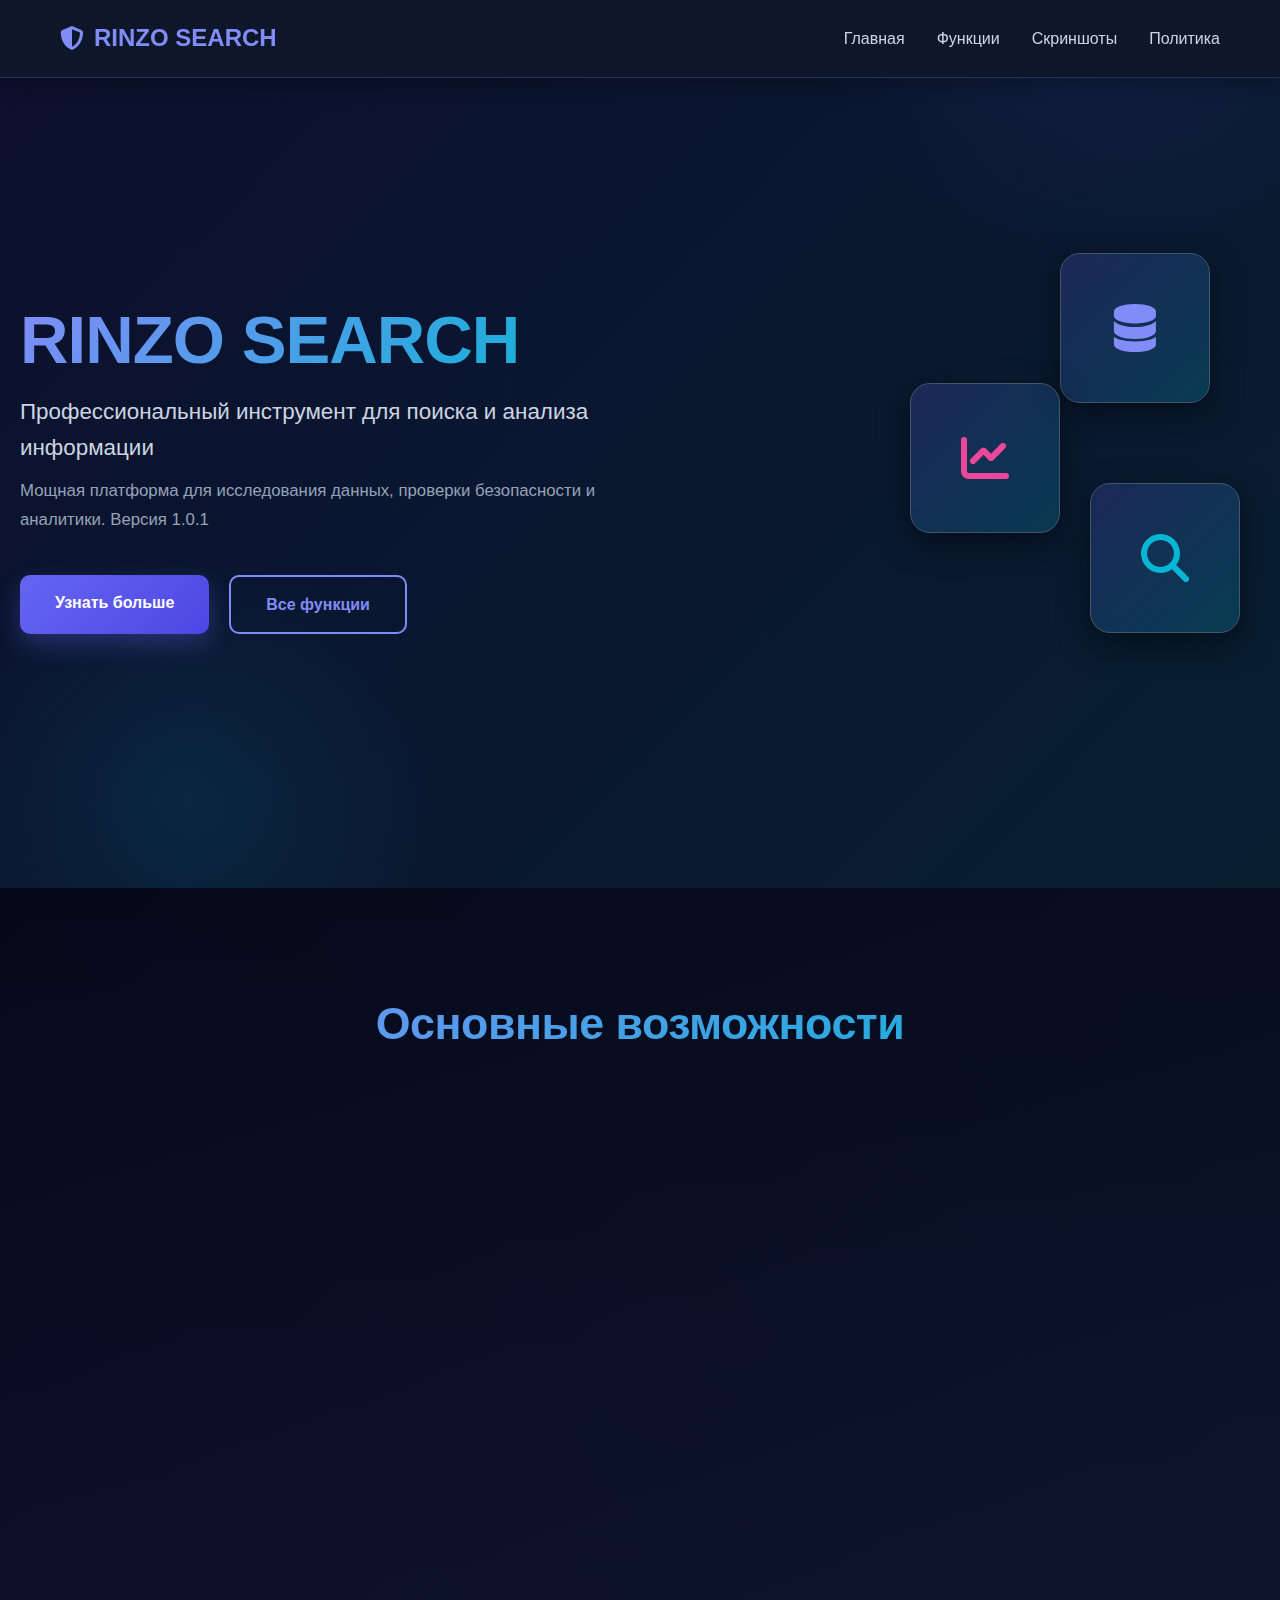
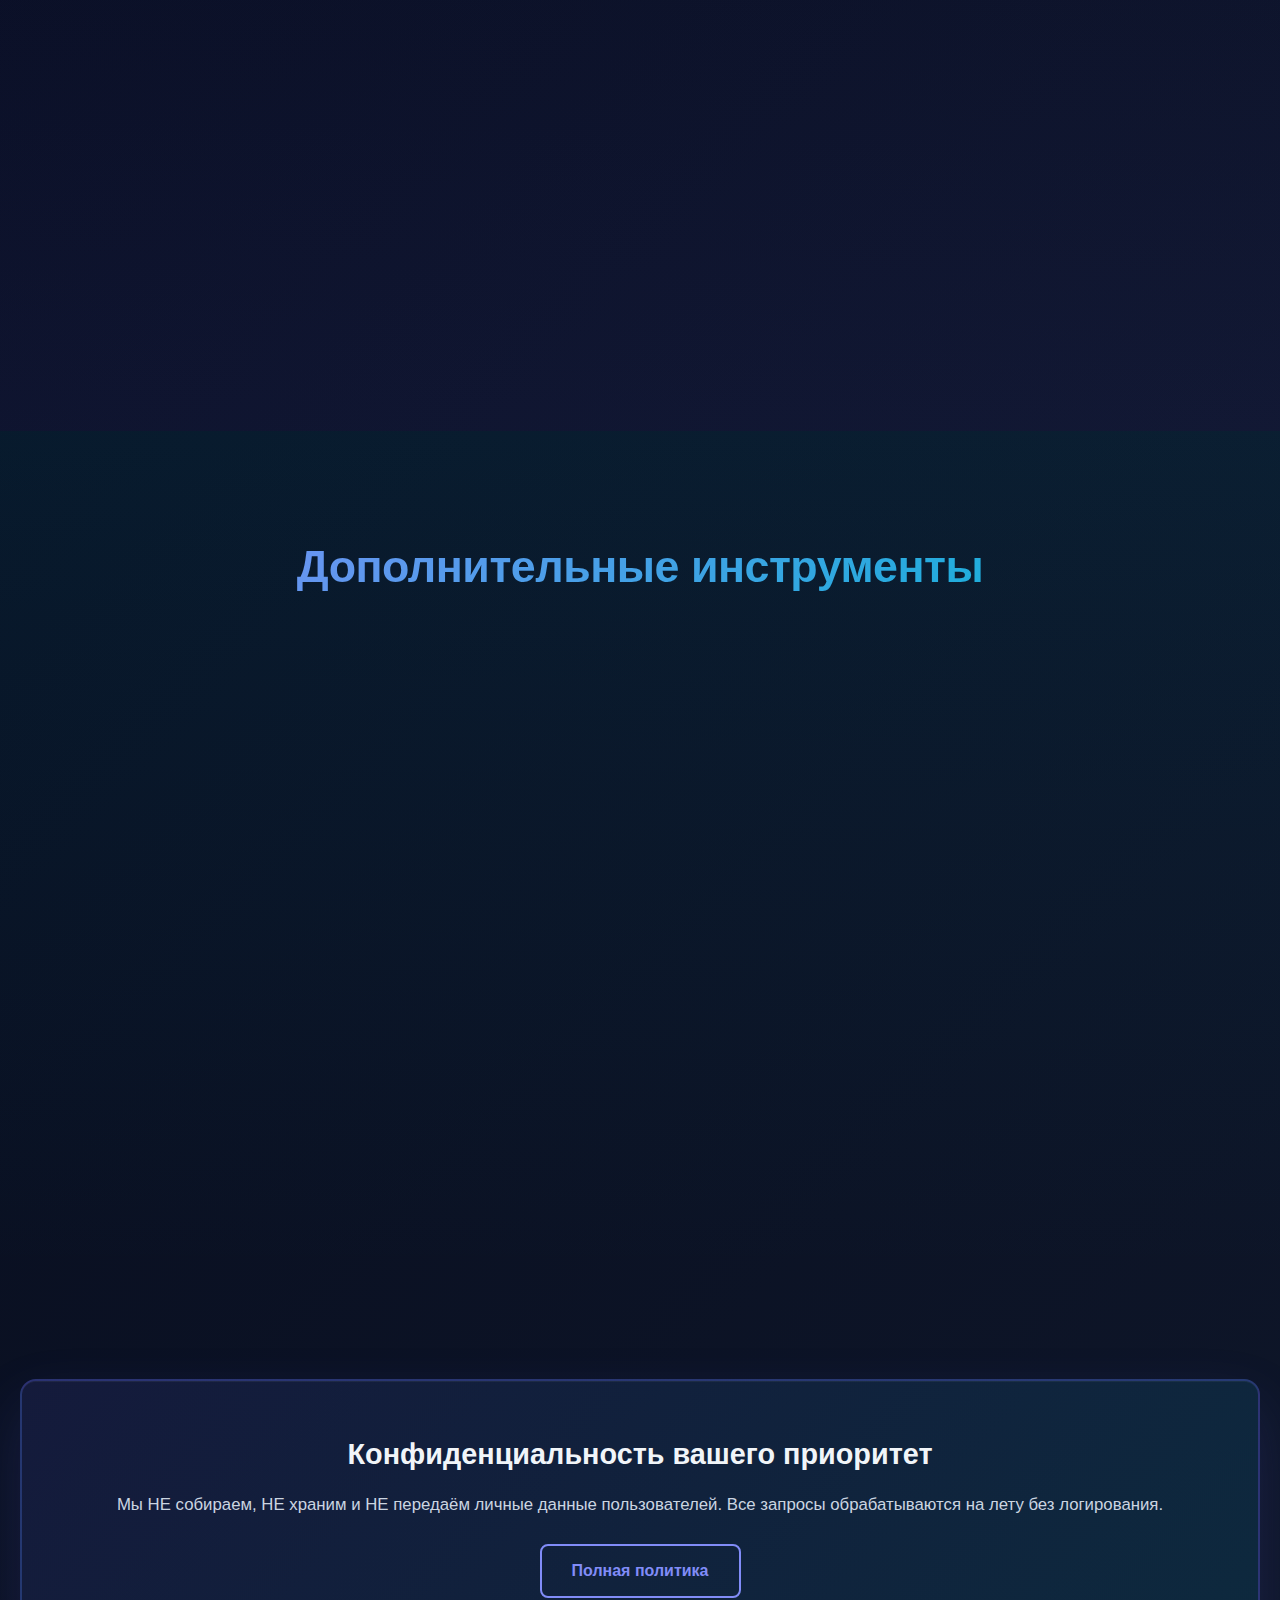
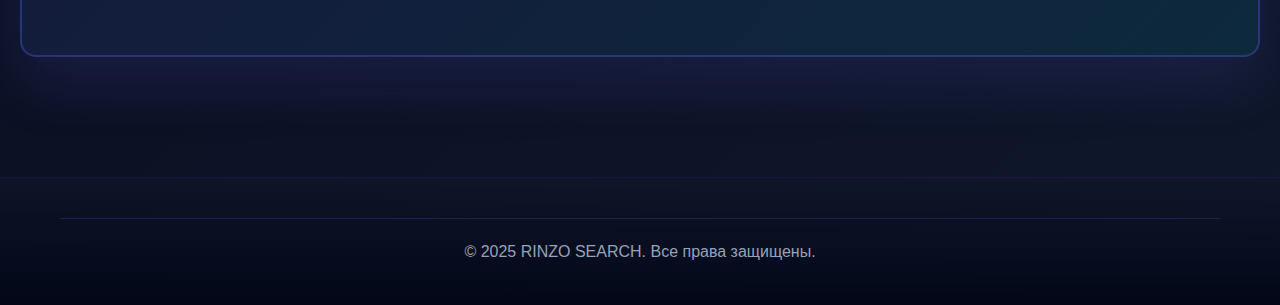
<file: index.html>
<!DOCTYPE html>
<html lang="ru">
<head>
    <meta charset="UTF-8">
    <meta name="viewport" content="width=device-width, initial-scale=1.0, viewport-fit=cover, maximum-scale=5.0">
    <meta name="mobile-web-app-capable" content="yes">
    <meta name="apple-mobile-web-app-capable" content="yes">
    <meta name="apple-mobile-web-app-status-bar-style" content="black-translucent">
    <meta name="theme-color" content="#0f172a">
    <meta name="description" content="RINZO SEARCH - Профессиональный инструмент поиска и анализа информации. Версия 1.0.1">
    <title>RINZO SEARCH - Профессиональный инструмент поиска</title>
    <link rel="stylesheet" href="styles.css">
    <link rel="stylesheet" href="https://cdnjs.cloudflare.com/ajax/libs/font-awesome/6.4.0/css/all.min.css">
</head>
<body>
    <nav class="navbar">
        <div class="nav-container">
            <div class="nav-logo">
                <i class="fas fa-shield-alt"></i>
                <span>RINZO SEARCH</span>
            </div>
            <ul class="nav-menu">
                <li class="nav-item"><a href="index.html" class="nav-link active">Главная</a></li>
                <li class="nav-item"><a href="features.html" class="nav-link">Функции</a></li>
                <li class="nav-item"><a href="screenshots.html" class="nav-link">Скриншоты</a></li>
                <li class="nav-item"><a href="privacy.html" class="nav-link">Политика</a></li>
            </ul>
            <div class="hamburger">
                <span></span>
                <span></span>
                <span></span>
            </div>
        </div>
    </nav>
    <section class="hero">
        <div class="hero-content">
            <h1 class="hero-title">RINZO SEARCH</h1>
            <p class="hero-subtitle">Профессиональный инструмент для поиска и анализа информации</p>
            <p class="hero-description">Мощная платформа для исследования данных, проверки безопасности и аналитики. Версия 1.0.1</p>
            <div class="hero-buttons">
                <a href="#features" class="btn btn-primary">Узнать больше</a>
                <a href="features.html" class="btn btn-secondary">Все функции</a>
            </div>
        </div>
        <div class="hero-illustration">
            <div class="floating-card card-1">
                <i class="fas fa-database"></i>
            </div>
            <div class="floating-card card-2">
                <i class="fas fa-search"></i>
            </div>
            <div class="floating-card card-3">
                <i class="fas fa-chart-line"></i>
            </div>
        </div>
    </section>
    <section class="quick-features" id="features">
        <div class="container">
            <h2>Основные возможности</h2>
            <div class="features-grid">
                <div class="feature-card">
                    <div class="feature-icon">
                        <i class="fas fa-database"></i>
                    </div>
                    <h3>Поиск по базам</h3>
                    <p>Поиск в различных базах данных с использованием специального синтаксиса</p>
                </div>
                <div class="feature-card">
                    <div class="feature-icon">
                        <i class="fas fa-phone"></i>
                    </div>
                    <h3>Поиск по номеру</h3>
                    <p>Найти информацию по телефонному номеру в секунды</p>
                </div>
                <div class="feature-card">
                    <div class="feature-icon">
                        <i class="fas fa-envelope"></i>
                    </div>
                    <h3>Поиск по почте</h3>
                    <p>Анализ и поиск по email адресам</p>
                </div>
                <div class="feature-card">
                    <div class="feature-icon">
                        <i class="fab fa-telegram"></i>
                    </div>
                    <h3>Поиск по Telegram</h3>
                    <p>Поиск в Telegram и связанной информации</p>
                </div>
                <div class="feature-card">
                    <div class="feature-icon">
                        <i class="fas fa-car"></i>
                    </div>
                    <h3>Поиск по авто</h3>
                    <p>Информация о транспорте и его владельце</p>
                </div>
                <div class="feature-card">
                    <div class="feature-icon">
                        <i class="fas fa-map-marker-alt"></i>
                    </div>
                    <h3>Поиск по адресу</h3>
                    <p>Геолокация адреса на карте с подробностями</p>
                </div>
                <div class="feature-card">
                    <div class="feature-icon">
                        <i class="fas fa-brain"></i>
                    </div>
                    <h3>AI Ассистент</h3>
                    <p>Интеллектуальный помощник для аналитики</p>
                </div>
                <div class="feature-card">
                    <div class="feature-icon">
                        <i class="fas fa-comments"></i>
                    </div>
                    <h3>Общий чат</h3>
                    <p>Коммуникация и обмен информацией с пользователями</p>
                </div>
            </div>
        </div>
    </section>
    <section class="additional-features">
        <div class="container">
            <h2>Дополнительные инструменты</h2>
            <div class="tools-grid">
                <div class="tool-card">
                    <div class="tool-icon">
                        <i class="fas fa-project-diagram"></i>
                    </div>
                    <h3>Граф связей</h3>
                    <p>Визуализация связей и зацепок между объектами</p>
                </div>
                <div class="tool-card">
                    <div class="tool-icon">
                        <i class="fas fa-history"></i>
                    </div>
                    <h3>История запросов</h3>
                    <p>Просмотр и управление историей поиска (локально)</p>
                </div>
                <div class="tool-card">
                    <div class="tool-icon">
                        <i class="fas fa-file-alt"></i>
                    </div>
                    <h3>История досье</h3>
                    <p>Управление сгенерированными досье (локально)</p>
                </div>
                <div class="tool-card">
                    <div class="tool-icon">
                        <i class="fas fa-file-pdf"></i>
                    </div>
                    <h3>Генератор отчётов</h3>
                    <p>Создание и управление аналитическими отчётами</p>
                </div>
                <div class="tool-card">
                    <div class="tool-icon">
                        <i class="fas fa-download"></i>
                    </div>
                    <h3>Экспорт данных</h3>
                    <p>Сохранение результатов в различные форматы</p>
                </div>
                <div class="tool-card">
                    <div class="tool-icon">
                        <i class="fas fa-chart-bar"></i>
                    </div>
                    <h3>Аналитика</h3>
                    <p>Инструменты анализа и статистики использования</p>
                </div>
            </div>
        </div>
    </section>
    <section class="privacy-notice">
        <div class="container">
            <div class="notice-content">
                <h3>Конфиденциальность вашего приоритет</h3>
                <p>Мы НЕ собираем, НЕ храним и НЕ передаём личные данные пользователей. Все запросы обрабатываются на лету без логирования.</p>
                <a href="privacy.html" class="btn btn-outline">Полная политика</a>
            </div>
        </div>
    </section>
    <footer class="footer">
        <div class="container">
            <div class="footer-bottom">
                <p>&copy; 2025 RINZO SEARCH. Все права защищены.</p>
            </div>
        </div>
    </footer>
    <script src="script.js"></script>
</body>
</html>
</file>
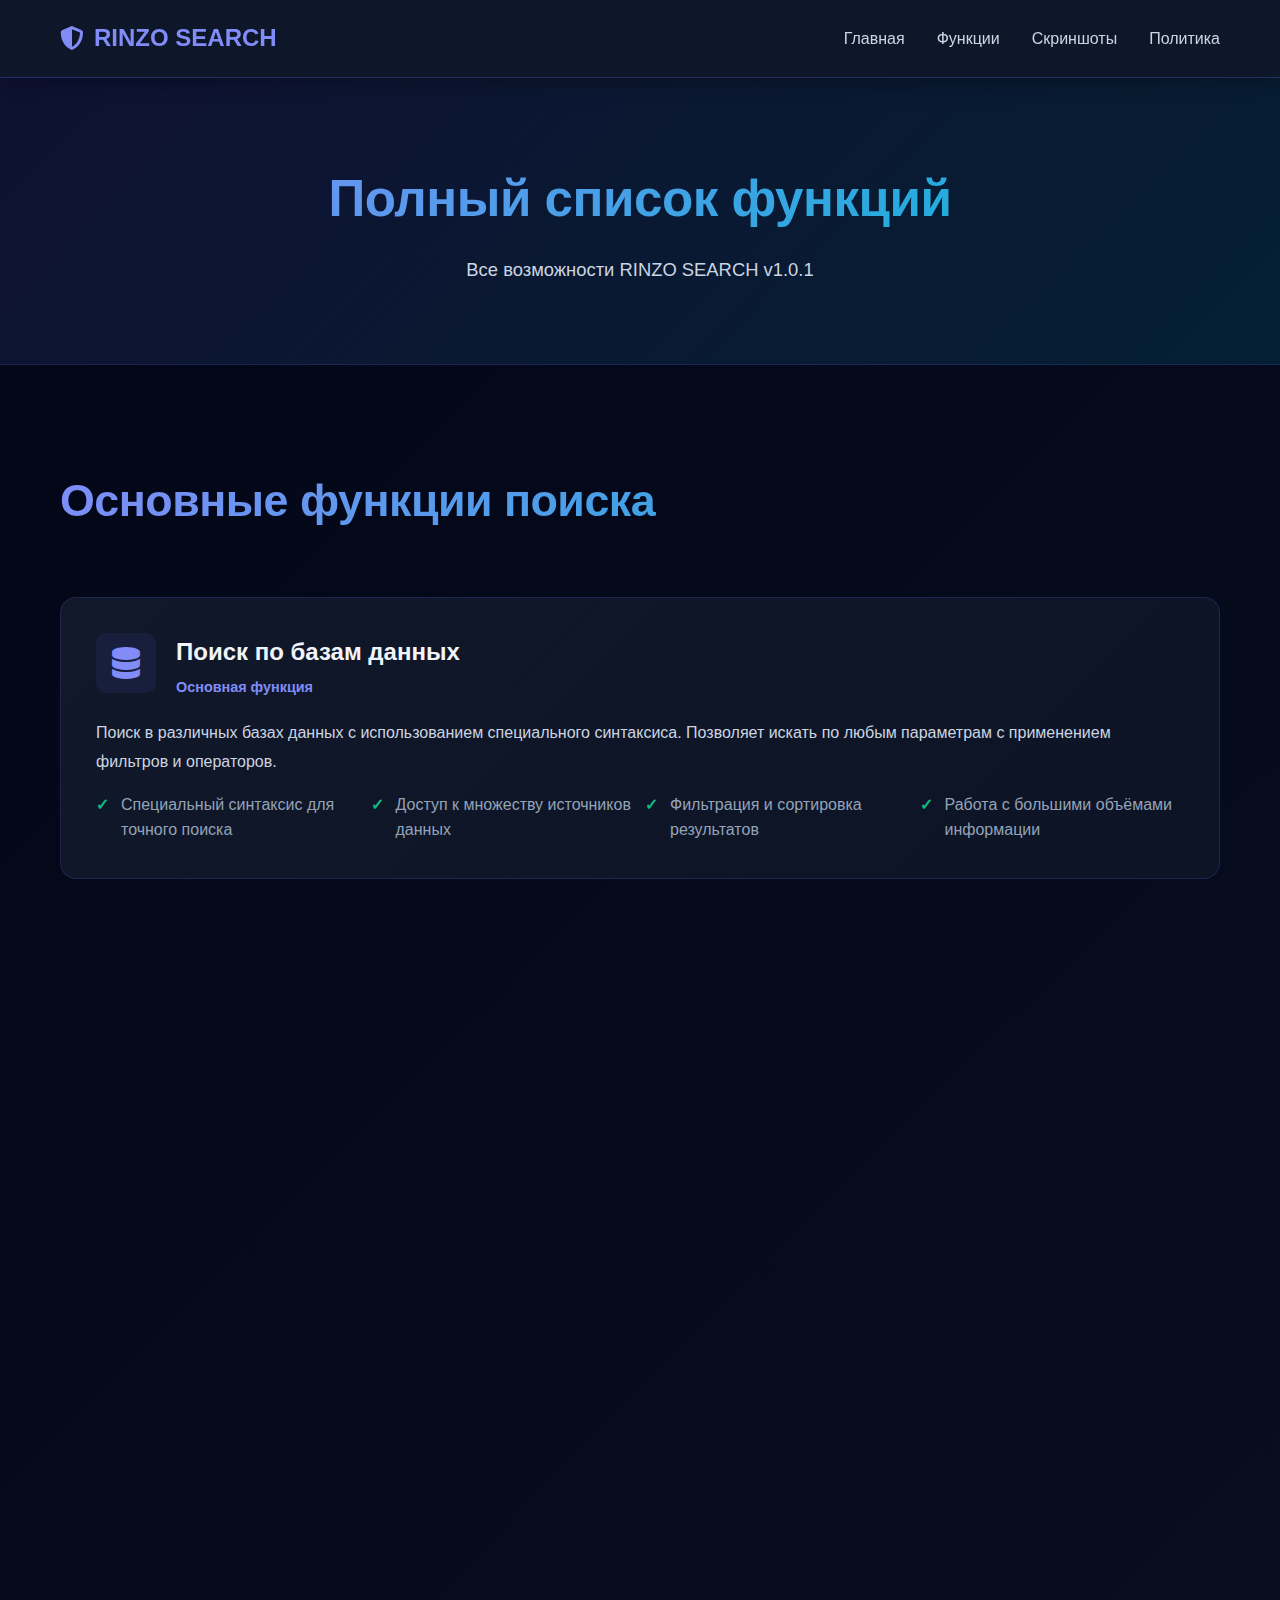
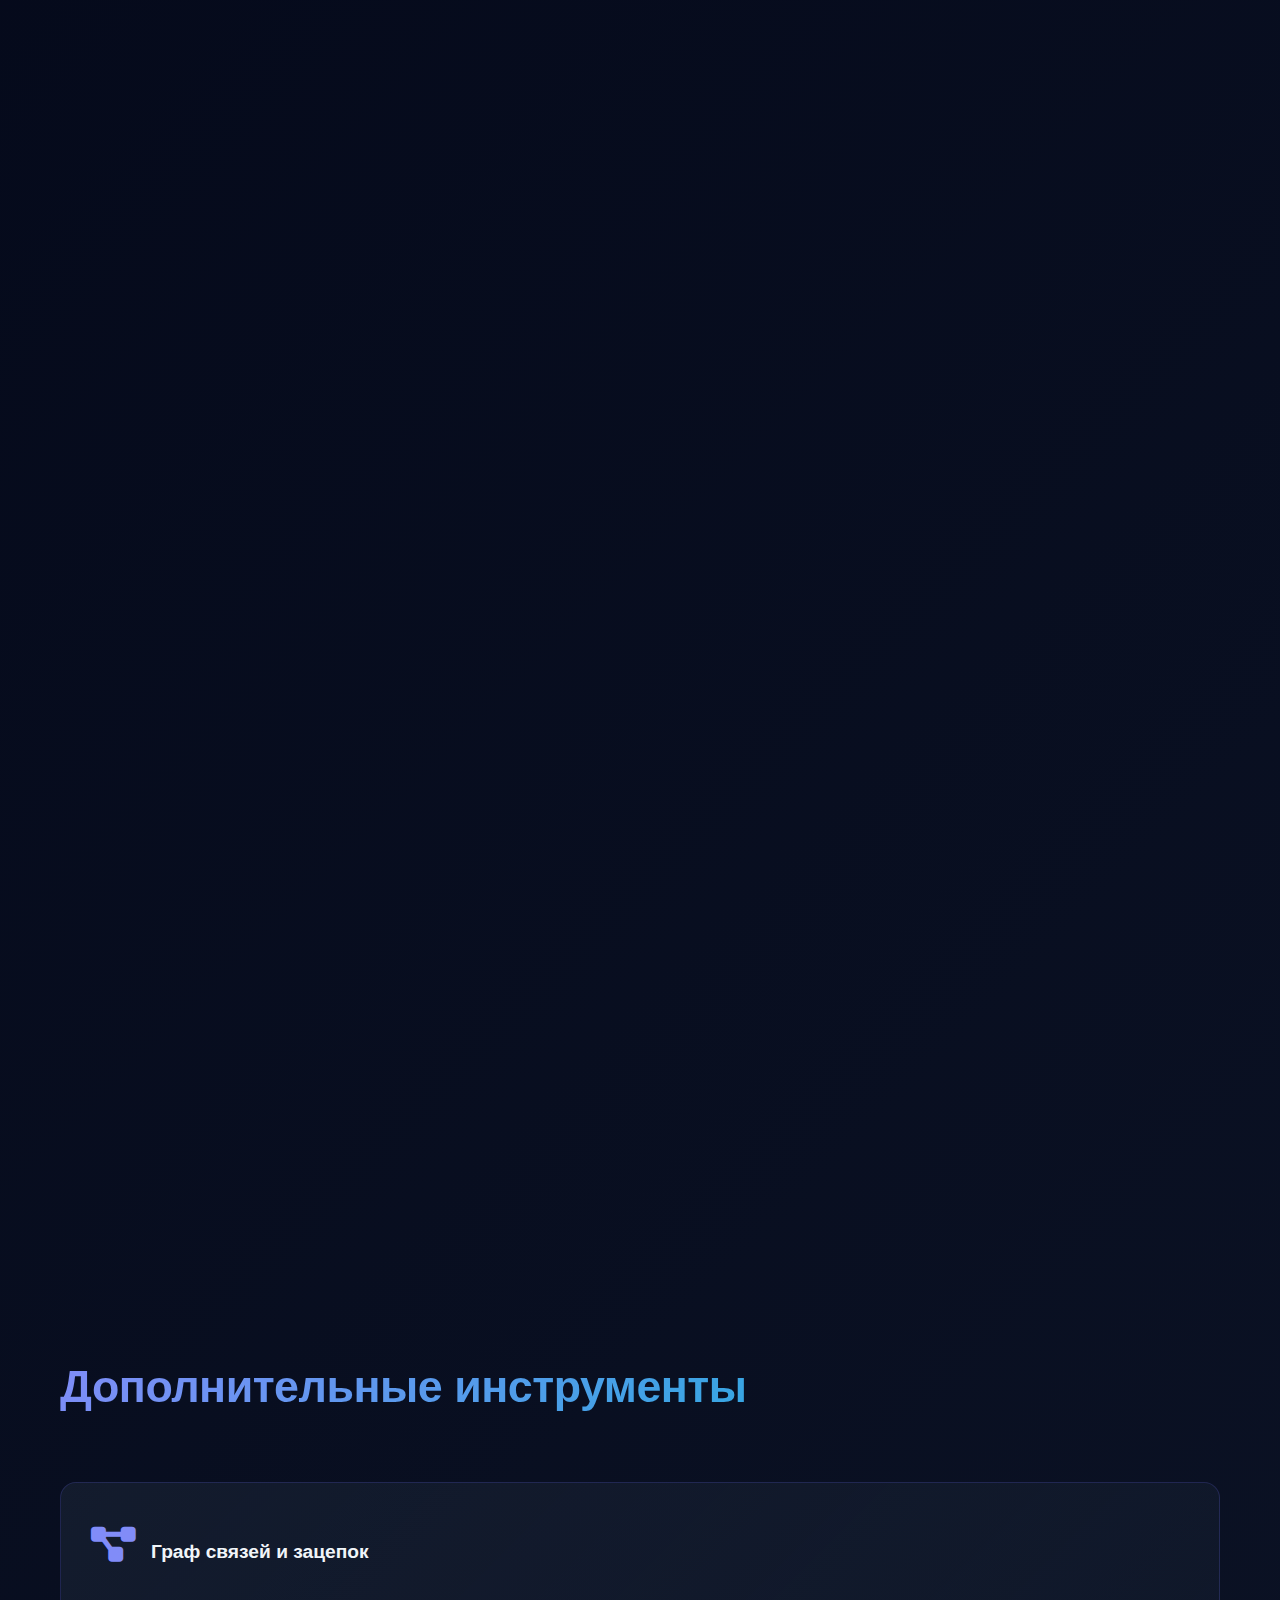
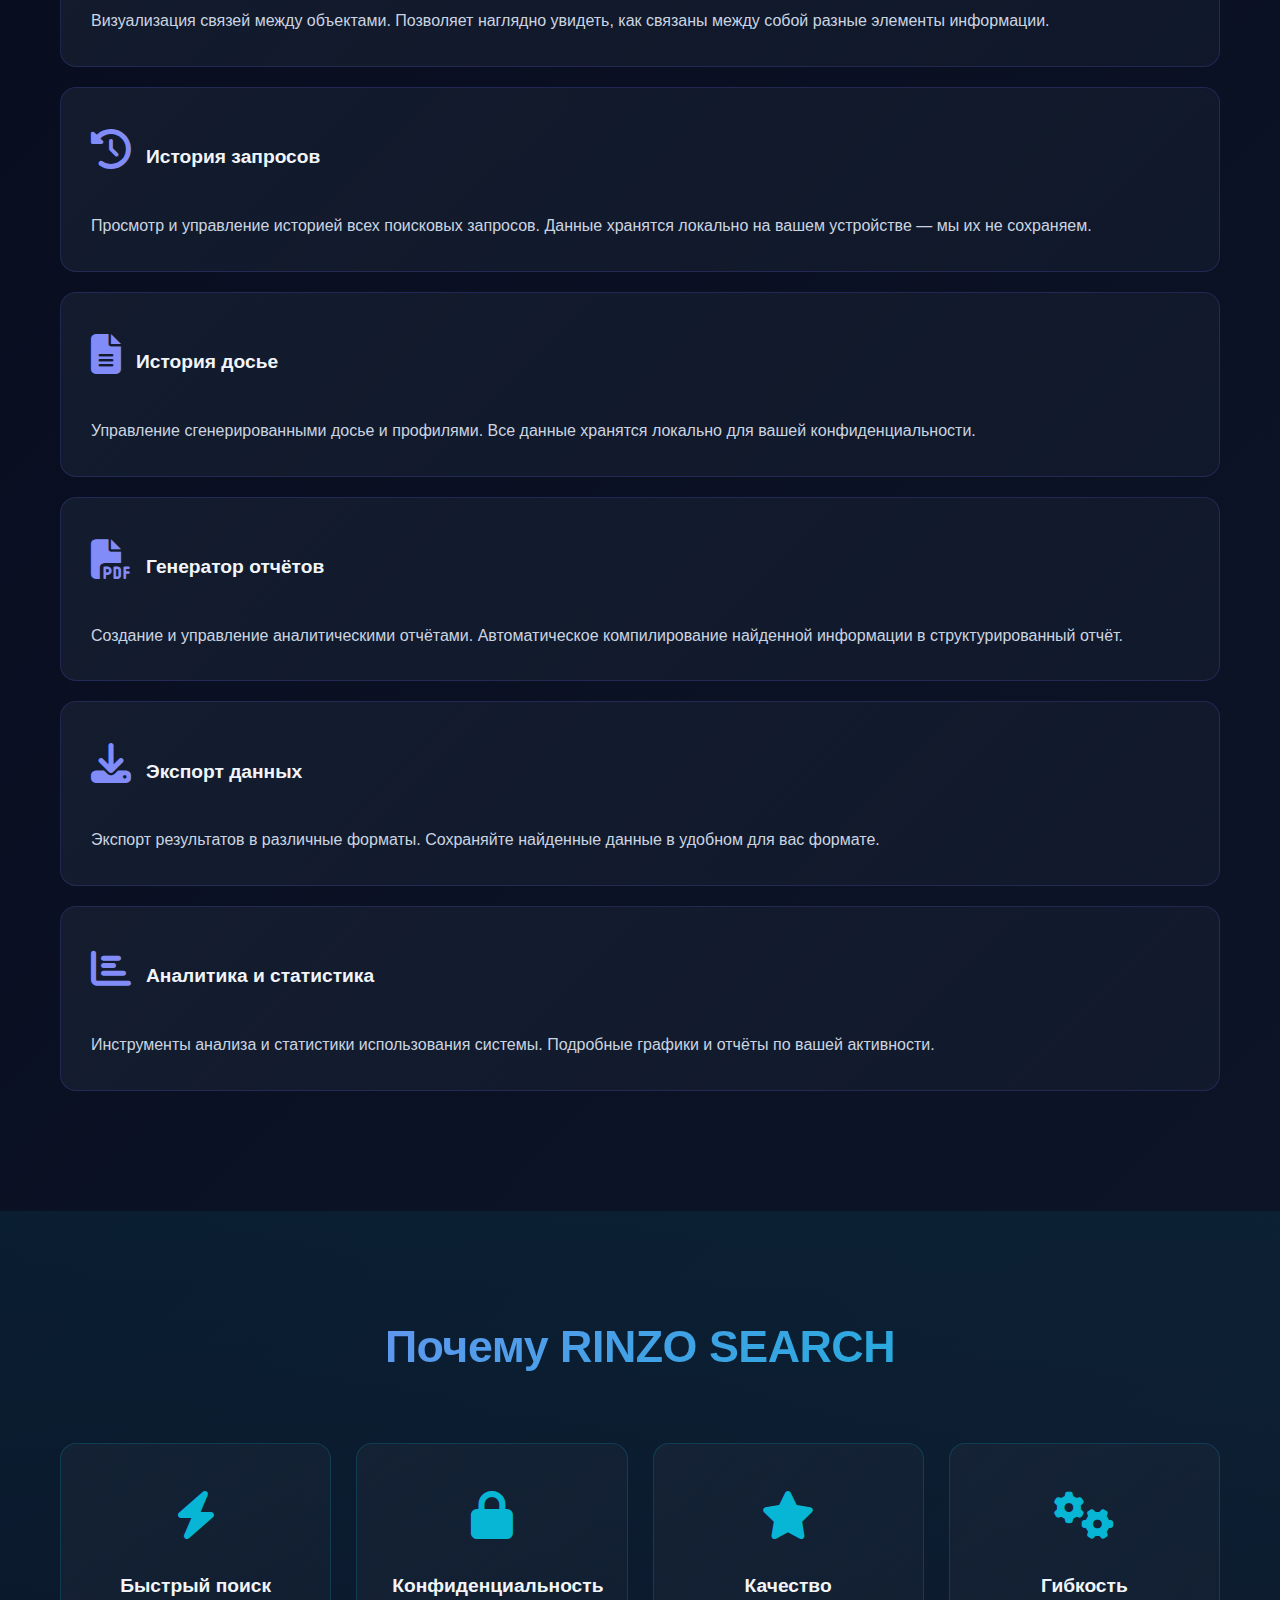
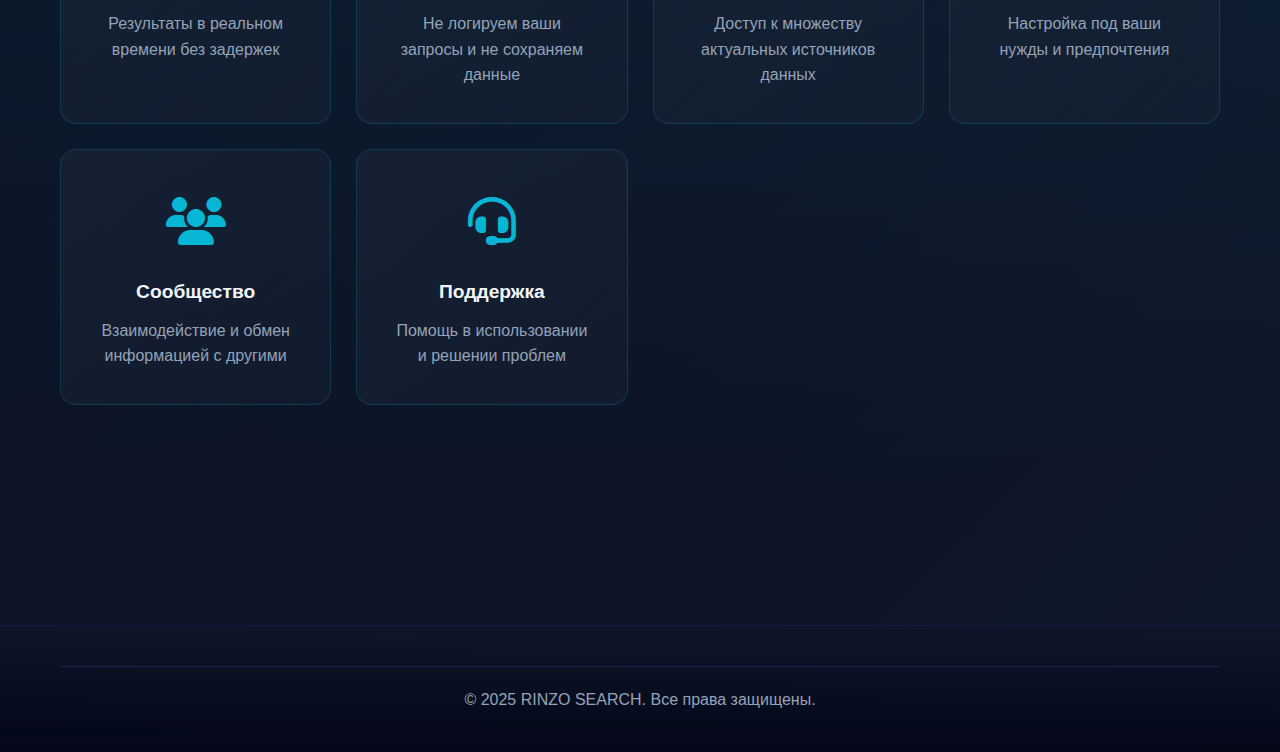
<file: features.html>
<!DOCTYPE html>
<html lang="ru">
<head>
    <meta charset="UTF-8">
    <meta name="viewport" content="width=device-width, initial-scale=1.0, viewport-fit=cover, maximum-scale=5.0">
    <meta name="mobile-web-app-capable" content="yes">
    <meta name="apple-mobile-web-app-capable" content="yes">
    <meta name="apple-mobile-web-app-status-bar-style" content="black-translucent">
    <meta name="theme-color" content="#0f172a">
    <meta name="description" content="Полный список функций RINZO SEARCH v1.0.1">
    <title>Функции - RINZO SEARCH</title>
    <link rel="stylesheet" href="styles.css">
    <link rel="stylesheet" href="https://cdnjs.cloudflare.com/ajax/libs/font-awesome/6.4.0/css/all.min.css">
</head>
<body>
    <nav class="navbar">
        <div class="nav-container">
            <div class="nav-logo">
                <i class="fas fa-shield-alt"></i>
                <span>RINZO SEARCH</span>
            </div>
            <ul class="nav-menu">
                <li class="nav-item"><a href="index.html" class="nav-link">Главная</a></li>
                <li class="nav-item"><a href="features.html" class="nav-link active">Функции</a></li>
                <li class="nav-item"><a href="screenshots.html" class="nav-link">Скриншоты</a></li>
                <li class="nav-item"><a href="privacy.html" class="nav-link">Политика</a></li>
            </ul>
            <div class="hamburger">
                <span></span>
                <span></span>
                <span></span>
            </div>
        </div>
    </nav>
    <section class="page-header">
        <div class="container">
            <h1>Полный список функций</h1>
            <p>Все возможности RINZO SEARCH v1.0.1</p>
        </div>
    </section>
    <section class="functions-section">
        <div class="container">
            <h2>Основные функции поиска</h2>
            <div class="function-card">
                <div class="function-header">
                    <div class="function-icon">
                        <i class="fas fa-database"></i>
                    </div>
                    <div class="function-title">
                        <h3>Поиск по базам данных</h3>
                        <p class="function-type">Основная функция</p>
                    </div>
                </div>
                <div class="function-content">
                    <p>Поиск в различных базах данных с использованием специального синтаксиса. Позволяет искать по любым параметрам с применением фильтров и операторов.</p>
                    <ul class="function-features">
                        <li>Специальный синтаксис для точного поиска</li>
                        <li>Доступ к множеству источников данных</li>
                        <li>Фильтрация и сортировка результатов</li>
                        <li>Работа с большими объёмами информации</li>
                    </ul>
                </div>
            </div>
            <div class="function-card">
                <div class="function-header">
                    <div class="function-icon">
                        <i class="fas fa-phone"></i>
                    </div>
                    <div class="function-title">
                        <h3>Поиск по номеру телефона</h3>
                        <p class="function-type">Основная функция</p>
                    </div>
                </div>
                <div class="function-content">
                    <p>Быстрый поиск информации по телефонному номеру. Позволяет найти контактные данные, историю и другую связанную информацию.</p>
                    <ul class="function-features">
                        <li>Поиск информации по номеру телефона</li>
                        <li>Проверка наличия номера в базах</li>
                        <li>Связанная информация (адрес, имя, и т.д.)</li>
                        <li>История использования номера</li>
                    </ul>
                </div>
            </div>
            <div class="function-card">
                <div class="function-header">
                    <div class="function-icon">
                        <i class="fas fa-envelope"></i>
                    </div>
                    <div class="function-title">
                        <h3>Поиск по email адресу</h3>
                        <p class="function-type">Основная функция</p>
                    </div>
                </div>
                <div class="function-content">
                    <p>Анализ и поиск по email адресам. Получение подробной информации о владельце электронной почты и связанных данных.</p>
                    <ul class="function-features">
                        <li>Анализ email адресов</li>
                        <li>Поиск владельца почты</li>
                        <li>Связанные социальные сети</li>
                        <li>История аккаунтов</li>
                    </ul>
                </div>
            </div>
            <div class="function-card">
                <div class="function-header">
                    <div class="function-icon">
                        <i class="fab fa-telegram"></i>
                    </div>
                    <div class="function-title">
                        <h3>Поиск по Telegram</h3>
                        <p class="function-type">Основная функция</p>
                    </div>
                </div>
                <div class="function-content">
                    <p>Поиск информации в Telegram и связанных источниках. Позволяет найти профили, контакты и публичную информацию.</p>
                    <ul class="function-features">
                        <li>Поиск в Telegram</li>
                        <li>Информация о профилях</li>
                        <li>Связанные контакты</li>
                        <li>Публичная информация из сетей</li>
                    </ul>
                </div>
            </div>
            <div class="function-card">
                <div class="function-header">
                    <div class="function-icon">
                        <i class="fas fa-car"></i>
                    </div>
                    <div class="function-title">
                        <h3>Поиск по автомобилю</h3>
                        <p class="function-type">Основная функция</p>
                    </div>
                </div>
                <div class="function-content">
                    <p>Получение информации о транспорте и его владельце. Поиск по номеру машины, марке, модели и другим параметрам.</p>
                    <ul class="function-features">
                        <li>Информация о транспорте</li>
                        <li>Данные о владельце</li>
                        <li>История регистрации</li>
                        <li>Технические характеристики</li>
                    </ul>
                </div>
            </div>
            <div class="function-card">
                <div class="function-header">
                    <div class="function-icon">
                        <i class="fas fa-map-marker-alt"></i>
                    </div>
                    <div class="function-title">
                        <h3>Поиск по адресу</h3>
                        <p class="function-type">Основная функция</p>
                    </div>
                </div>
                <div class="function-content">
                    <p>Геолокация адреса на карте с подробной информацией. Позволяет найти адрес, просмотреть на карте и получить связанные данные.</p>
                    <ul class="function-features">
                        <li>Геолокация адреса</li>
                        <li>Карта с расположением</li>
                        <li>Близлежащие объекты</li>
                        <li>История адреса</li>
                    </ul>
                </div>
            </div>
            <div class="function-card">
                <div class="function-header">
                    <div class="function-icon">
                        <i class="fas fa-brain"></i>
                    </div>
                    <div class="function-title">
                        <h3>AI Ассистент</h3>
                        <p class="function-type">Основная функция</p>
                    </div>
                </div>
                <div class="function-content">
                    <p>Интеллектуальный помощник для помощи в аналитике и поиске. Использует искусственный интеллект для лучшего анализа данных.</p>
                    <ul class="function-features">
                        <li>AI-powered помощник</li>
                        <li>Интеллектуальный анализ</li>
                        <li>Рекомендации по поиску</li>
                        <li>Автоматизация задач</li>
                    </ul>
                </div>
            </div>
            <div class="function-card">
                <div class="function-header">
                    <div class="function-icon">
                        <i class="fas fa-comments"></i>
                    </div>
                    <div class="function-title">
                        <h3>Общий чат пользователей</h3>
                        <p class="function-type">Основная функция</p>
                    </div>
                </div>
                <div class="function-content">
                    <p>Коммуникация и обмен информацией с другими пользователями. Общение в реальном времени и обмен результатами.</p>
                    <ul class="function-features">
                        <li>Коммуникация в реальном времени</li>
                        <li>Обмен результатами поиска</li>
                        <li>Групповые чаты</li>
                        <li>Архив сообщений</li>
                    </ul>
                </div>
            </div>
        </div>
    </section>
    <section class="tools-section">
        <div class="container">
            <h2>Дополнительные инструменты</h2>
            
            <div class="tool-detailed-card">
                <div class="tool-header">
                    <div class="tool-icon">
                        <i class="fas fa-project-diagram"></i>
                    </div>
                    <h3>Граф связей и зацепок</h3>
                </div>
                <p>Визуализация связей между объектами. Позволяет наглядно увидеть, как связаны между собой разные элементы информации.</p>
            </div>

            <div class="tool-detailed-card">
                <div class="tool-header">
                    <div class="tool-icon">
                        <i class="fas fa-history"></i>
                    </div>
                    <h3>История запросов</h3>
                </div>
                <p>Просмотр и управление историей всех поисковых запросов. Данные хранятся локально на вашем устройстве — мы их не сохраняем.</p>
            </div>

            <div class="tool-detailed-card">
                <div class="tool-header">
                    <div class="tool-icon">
                        <i class="fas fa-file-alt"></i>
                    </div>
                    <h3>История досье</h3>
                </div>
                <p>Управление сгенерированными досье и профилями. Все данные хранятся локально для вашей конфиденциальности.</p>
            </div>

            <div class="tool-detailed-card">
                <div class="tool-header">
                    <div class="tool-icon">
                        <i class="fas fa-file-pdf"></i>
                    </div>
                    <h3>Генератор отчётов</h3>
                </div>
                <p>Создание и управление аналитическими отчётами. Автоматическое компилирование найденной информации в структурированный отчёт.</p>
            </div>

            <div class="tool-detailed-card">
                <div class="tool-header">
                    <div class="tool-icon">
                        <i class="fas fa-download"></i>
                    </div>
                    <h3>Экспорт данных</h3>
                </div>
                <p>Экспорт результатов в различные форматы. Сохраняйте найденные данные в удобном для вас формате.</p>
            </div>

            <div class="tool-detailed-card">
                <div class="tool-header">
                    <div class="tool-icon">
                        <i class="fas fa-chart-bar"></i>
                    </div>
                    <h3>Аналитика и статистика</h3>
                </div>
                <p>Инструменты анализа и статистики использования системы. Подробные графики и отчёты по вашей активности.</p>
            </div>
        </div>
    </section>
    <section class="comparison-section">
        <div class="container">
            <h2>Почему RINZO SEARCH</h2>
            <div class="comparison-grid">
                <div class="comparison-item">
                    <div class="comparison-icon">
                        <i class="fas fa-bolt"></i>
                    </div>
                    <h3>Быстрый поиск</h3>
                    <p>Результаты в реальном времени без задержек</p>
                </div>
                <div class="comparison-item">
                    <div class="comparison-icon">
                        <i class="fas fa-lock"></i>
                    </div>
                    <h3>Конфиденциальность</h3>
                    <p>Не логируем ваши запросы и не сохраняем данные</p>
                </div>
                <div class="comparison-item">
                    <div class="comparison-icon">
                        <i class="fas fa-star"></i>
                    </div>
                    <h3>Качество</h3>
                    <p>Доступ к множеству актуальных источников данных</p>
                </div>
                <div class="comparison-item">
                    <div class="comparison-icon">
                        <i class="fas fa-cogs"></i>
                    </div>
                    <h3>Гибкость</h3>
                    <p>Настройка под ваши нужды и предпочтения</p>
                </div>
                <div class="comparison-item">
                    <div class="comparison-icon">
                        <i class="fas fa-users"></i>
                    </div>
                    <h3>Сообщество</h3>
                    <p>Взаимодействие и обмен информацией с другими</p>
                </div>
                <div class="comparison-item">
                    <div class="comparison-icon">
                        <i class="fas fa-headset"></i>
                    </div>
                    <h3>Поддержка</h3>
                    <p>Помощь в использовании и решении проблем</p>
                </div>
            </div>
        </div>
    </section>
    <footer class="footer">
        <div class="container">
            <div class="footer-bottom">
                <p>&copy; 2025 RINZO SEARCH. Все права защищены.</p>
            </div>
        </div>
    </footer>
    <script src="script.js"></script>
</body>
</html>
</file>
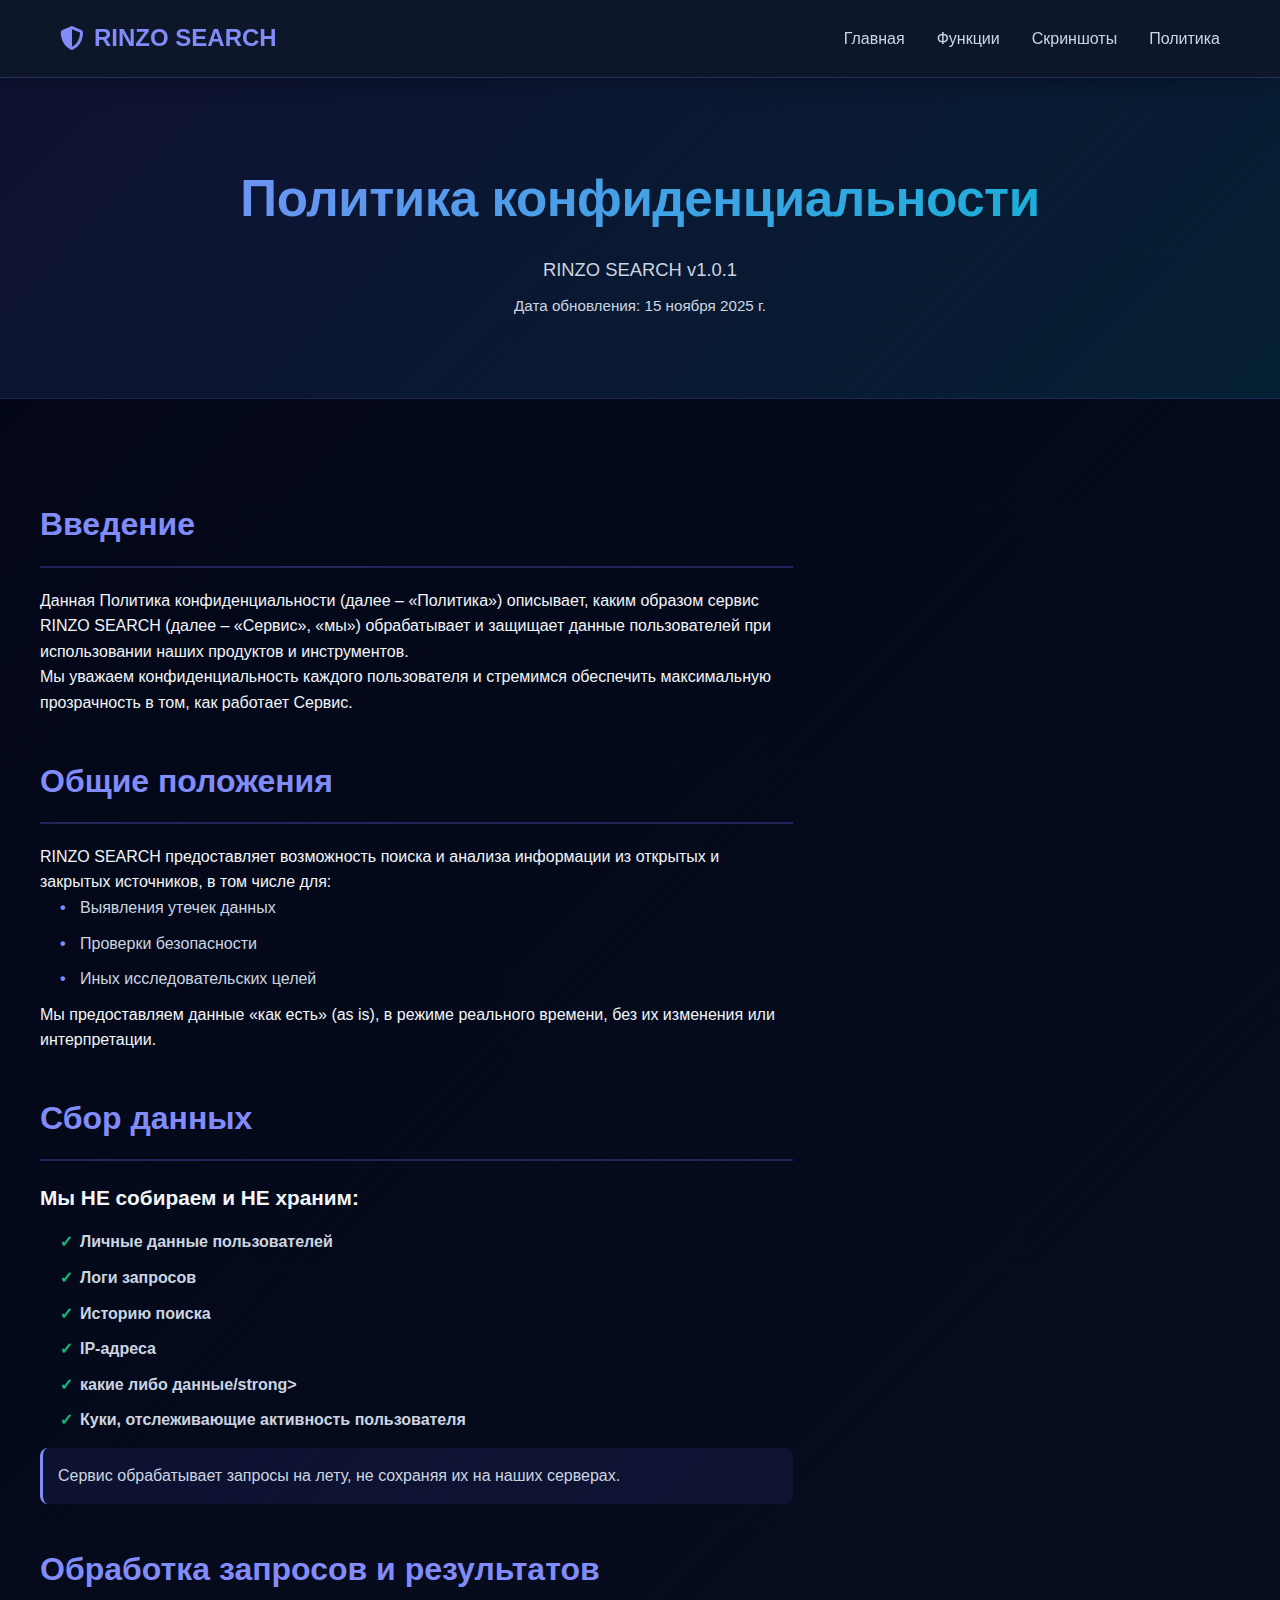
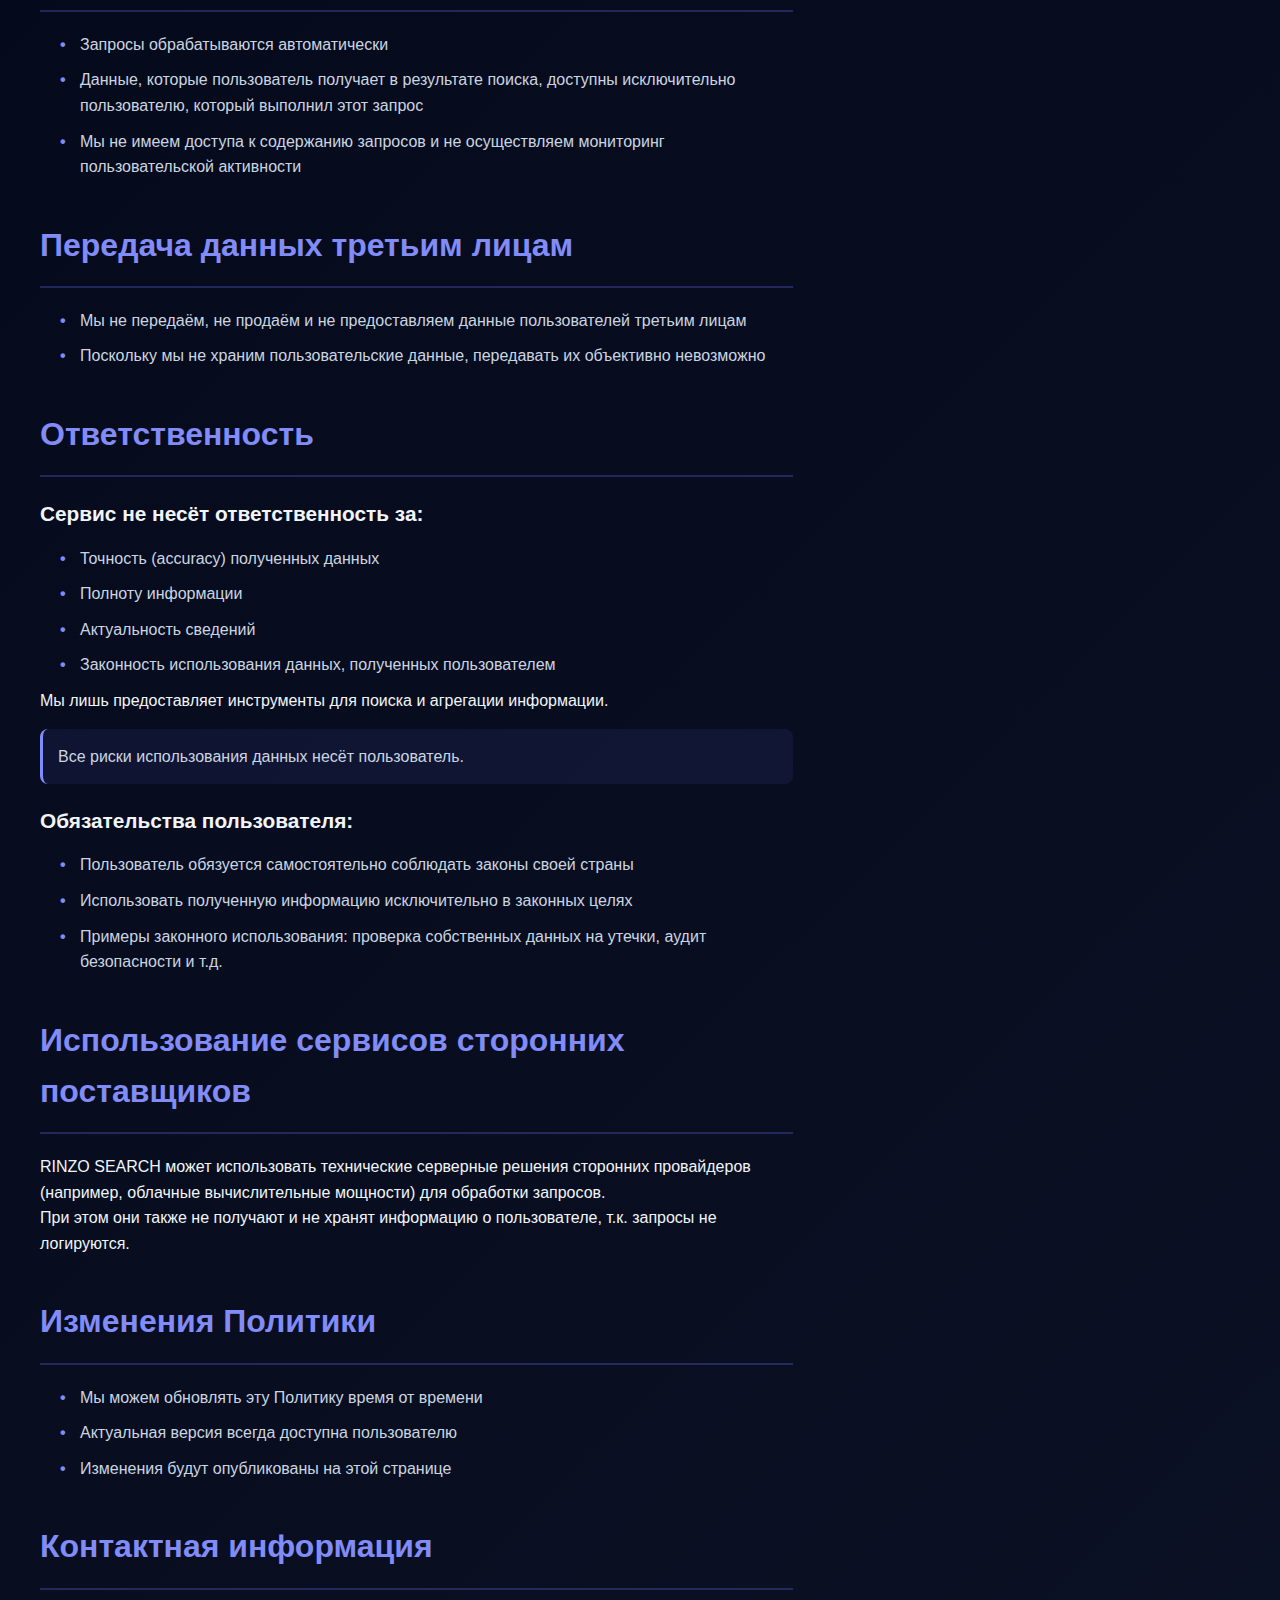
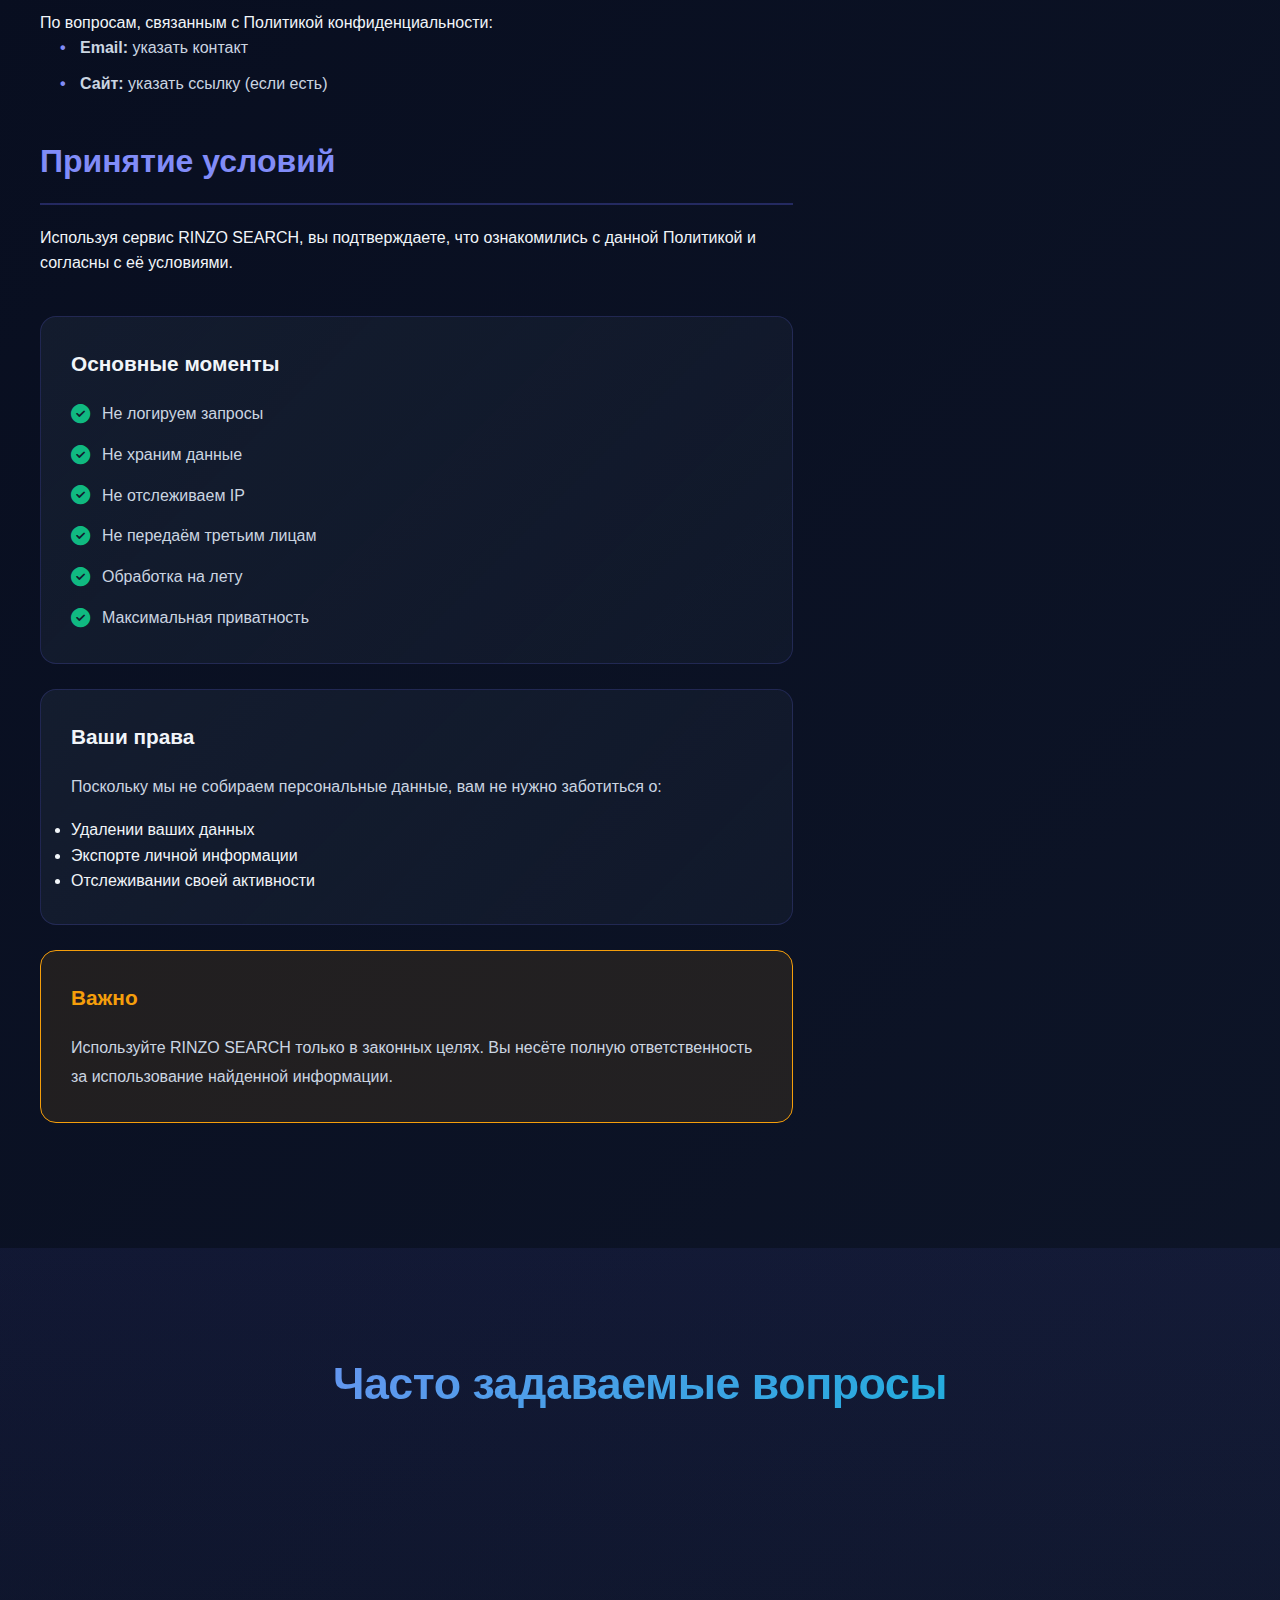
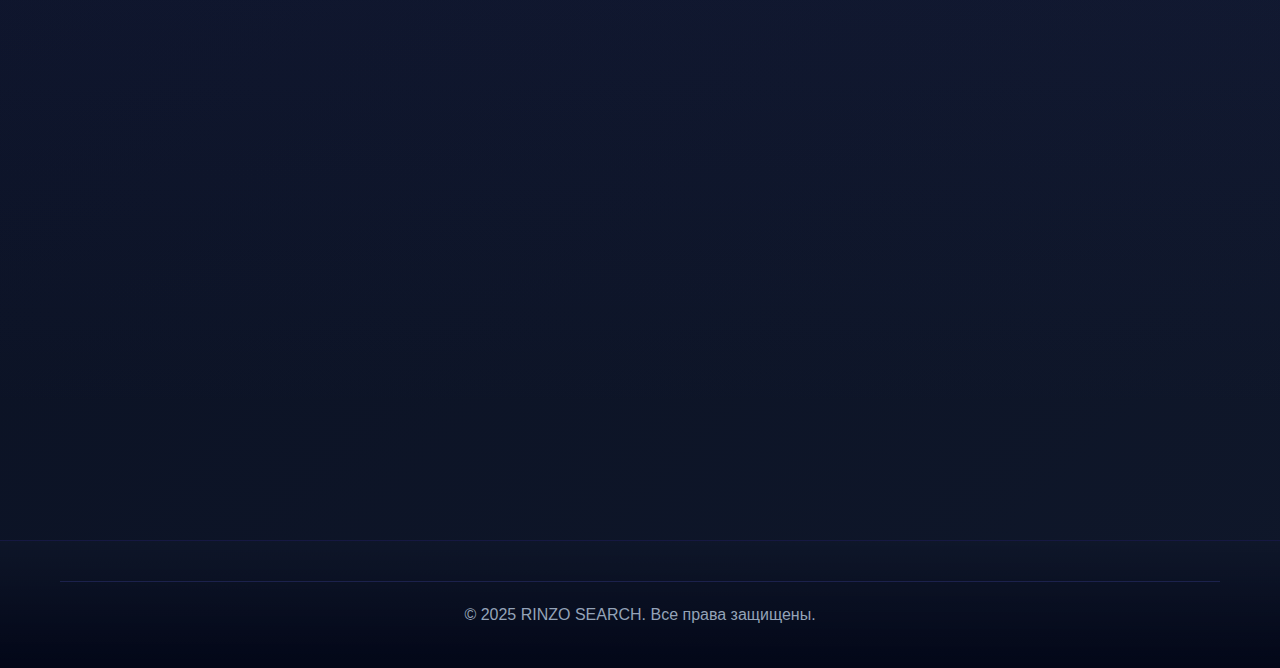
<file: privacy.html>
<!DOCTYPE html>
<html lang="ru">
<head>
    <meta charset="UTF-8">
    <meta name="viewport" content="width=device-width, initial-scale=1.0, viewport-fit=cover, maximum-scale=5.0">
    <meta name="mobile-web-app-capable" content="yes">
    <meta name="apple-mobile-web-app-capable" content="yes">
    <meta name="apple-mobile-web-app-status-bar-style" content="black-translucent">
    <meta name="theme-color" content="#0f172a">
    <meta name="description" content="Политика конфиденциальности RINZO SEARCH v1.0.1">
    <title>Политика конфиденциальности - RINZO SEARCH</title>
    <link rel="stylesheet" href="styles.css">
    <link rel="stylesheet" href="https://cdnjs.cloudflare.com/ajax/libs/font-awesome/6.4.0/css/all.min.css">
</head>
<body>
    <nav class="navbar">
        <div class="nav-container">
            <div class="nav-logo">
                <i class="fas fa-shield-alt"></i>
                <span>RINZO SEARCH</span>
            </div>
            <ul class="nav-menu">
                <li class="nav-item"><a href="index.html" class="nav-link">Главная</a></li>
                <li class="nav-item"><a href="features.html" class="nav-link">Функции</a></li>
                <li class="nav-item"><a href="screenshots.html" class="nav-link">Скриншоты</a></li>
                <li class="nav-item"><a href="privacy.html" class="nav-link active">Политика</a></li>
            </ul>
            <div class="hamburger">
                <span></span>
                <span></span>
                <span></span>
            </div>
        </div>
    </nav>
    <section class="page-header">
        <div class="container">
            <h1>Политика конфиденциальности</h1>
            <p>RINZO SEARCH v1.0.1</p>
            <p class="update-date">Дата обновления: 15 ноября 2025 г.</p>
        </div>
    </section>
    <section class="privacy-content">
        <div class="container">
            <div class="privacy-text">
                <div class="privacy-section">
                    <h2>Введение</h2>
                    <p>Данная Политика конфиденциальности (далее – «Политика») описывает, каким образом сервис RINZO SEARCH (далее – «Сервис», «мы») обрабатывает и защищает данные пользователей при использовании наших продуктов и инструментов.</p>
                    <p>Мы уважаем конфиденциальность каждого пользователя и стремимся обеспечить максимальную прозрачность в том, как работает Сервис.</p>
                </div>
                <div class="privacy-section">
                    <h2>Общие положения</h2>
                    <p>RINZO SEARCH предоставляет возможность поиска и анализа информации из открытых и закрытых источников, в том числе для:</p>
                    <ul>
                        <li>Выявления утечек данных</li>
                        <li>Проверки безопасности</li>
                        <li>Иных исследовательских целей</li>
                    </ul>
                    <p>Мы предоставляем данные «как есть» (as is), в режиме реального времени, без их изменения или интерпретации.</p>
                </div>
                <div class="privacy-section">
                    <h2>Сбор данных</h2>
                    <h3>Мы НЕ собираем и НЕ храним:</h3>
                    <ul class="important-list">
                        <li><strong>Личные данные пользователей</strong></li>
                        <li><strong>Логи запросов</strong></li>
                        <li><strong>Историю поиска</strong></li>
                        <li><strong>IP-адреса</strong></li>
                        <li><strong>какие либо данные/strong></strong></li>
                        <li><strong>Куки, отслеживающие активность пользователя</strong></li>
                    </ul>
                    <p class="highlight">Сервис обрабатывает запросы на лету, не сохраняя их на наших серверах.</p>
                </div>
                <div class="privacy-section">
                    <h2>Обработка запросов и результатов</h2>
                    <ul>
                        <li>Запросы обрабатываются автоматически</li>
                        <li>Данные, которые пользователь получает в результате поиска, доступны исключительно пользователю, который выполнил этот запрос</li>
                        <li>Мы не имеем доступа к содержанию запросов и не осуществляем мониторинг пользовательской активности</li>
                    </ul>
                </div>
                <div class="privacy-section">
                    <h2>Передача данных третьим лицам</h2>
                    <ul>
                        <li>Мы не передаём, не продаём и не предоставляем данные пользователей третьим лицам</li>
                        <li>Поскольку мы не храним пользовательские данные, передавать их объективно невозможно</li>
                    </ul>
                </div>
                <div class="privacy-section">
                    <h2>Ответственность</h2>
                    <h3>Сервис не несёт ответственность за:</h3>
                    <ul>
                        <li>Точность (accuracy) полученных данных</li>
                        <li>Полноту информации</li>
                        <li>Актуальность сведений</li>
                        <li>Законность использования данных, полученных пользователем</li>
                    </ul>
                    <p>Мы лишь предоставляет инструменты для поиска и агрегации информации.</p>
                    <p class="highlight">Все риски использования данных несёт пользователь.</p>
                    <h3>Обязательства пользователя:</h3>
                    <ul>
                        <li>Пользователь обязуется самостоятельно соблюдать законы своей страны</li>
                        <li>Использовать полученную информацию исключительно в законных целях</li>
                        <li>Примеры законного использования: проверка собственных данных на утечки, аудит безопасности и т.д.</li>
                    </ul>
                </div>
                <div class="privacy-section">
                    <h2>Использование сервисов сторонних поставщиков</h2>
                    <p>RINZO SEARCH может использовать технические серверные решения сторонних провайдеров (например, облачные вычислительные мощности) для обработки запросов.</p>
                    <p>При этом они также не получают и не хранят информацию о пользователе, т.к. запросы не логируются.</p>
                </div>
                <div class="privacy-section">
                    <h2>Изменения Политики</h2>
                    <ul>
                        <li>Мы можем обновлять эту Политику время от времени</li>
                        <li>Актуальная версия всегда доступна пользователю</li>
                        <li>Изменения будут опубликованы на этой странице</li>
                    </ul>
                </div>
                <div class="privacy-section">
                    <h2>Контактная информация</h2>
                    <p>По вопросам, связанным с Политикой конфиденциальности:</p>
                    <ul>
                        <li><strong>Email:</strong> указать контакт</li>
                        <li><strong>Сайт:</strong> указать ссылку (если есть)</li>
                    </ul>
                </div>
                <div class="privacy-section conclusion">
                    <h2>Принятие условий</h2>
                    <p>Используя сервис RINZO SEARCH, вы подтверждаете, что ознакомились с данной Политикой и согласны с её условиями.</p>
                </div>
            </div>
            <aside class="privacy-sidebar">
                <div class="sidebar-card">
                    <h3>Основные моменты</h3>
                    <div class="key-points">
                        <div class="key-point">
                            <i class="fas fa-check-circle"></i>
                            <p>Не логируем запросы</p>
                        </div>
                        <div class="key-point">
                            <i class="fas fa-check-circle"></i>
                            <p>Не храним данные</p>
                        </div>
                        <div class="key-point">
                            <i class="fas fa-check-circle"></i>
                            <p>Не отслеживаем IP</p>
                        </div>
                        <div class="key-point">
                            <i class="fas fa-check-circle"></i>
                            <p>Не передаём третьим лицам</p>
                        </div>
                        <div class="key-point">
                            <i class="fas fa-check-circle"></i>
                            <p>Обработка на лету</p>
                        </div>
                        <div class="key-point">
                            <i class="fas fa-check-circle"></i>
                            <p>Максимальная приватность</p>
                        </div>
                    </div>
                </div>
                <div class="sidebar-card">
                    <h3>Ваши права</h3>
                    <p>Поскольку мы не собираем персональные данные, вам не нужно заботиться о:</p>
                    <ul style="margin-top: 15px;">
                        <li>Удалении ваших данных</li>
                        <li>Экспорте личной информации</li>
                        <li>Отслеживании своей активности</li>
                    </ul>
                </div>
                <div class="sidebar-card warning">
                    <h3>Важно</h3>
                    <p>Используйте RINZO SEARCH только в законных целях. Вы несёте полную ответственность за использование найденной информации.</p>
                </div>
            </aside>
        </div>
    </section>
    <section class="faq-section">
        <div class="container">
            <h2>Часто задаваемые вопросы</h2>
            <div class="faq-grid">
                <div class="faq-item">
                    <h4>Вы сохраняете мои запросы?</h4>
                    <p>Нет, мы не сохраняем и не логируем ваши запросы. Они обрабатываются на лету и удаляются после обработки.</p>
                </div>
                <div class="faq-item">
                    <h4>Кто может видеть мои результаты поиска?</h4>
                    <p>Только вы. Результаты доступны исключительно пользователю, который выполнил запрос.</p>
                </div>
                <div class="faq-item">
                    <h4>Собираете ли вы IP-адреса?</h4>
                    <p>Нет, мы не собираем и не логируем IP-адреса пользователей.</p>
                </div>
                <div class="faq-item">
                    <h4>Могу ли я использовать RINZO для любых целей?</h4>
                    <p>Вы должны использовать Сервис только в законных целях, соответствующих законодательству вашей страны.</p>
                </div>
                <div class="faq-item">
                    <h4>Где хранятся мои данные?</h4>
                    <p>Ваши данные хранятся локально на вашем устройстве. Мы не храним информацию на наших серверах.</p>
                </div>
                <div class="faq-item">
                    <h4>Насколько точны результаты поиска?</h4>
                    <p>Мы предоставляем данные из различных источников. Рекомендуем проверять информацию из нескольких источников.</p>
                </div>
            </div>
        </div>
    </section>
    <footer class="footer">
        <div class="container">
            <div class="footer-bottom">
                <p>&copy; 2025 RINZO SEARCH. Все права защищены.</p>
            </div>
        </div>
    </footer>
    <script src="script.js"></script>
</body>
</html>
</file>
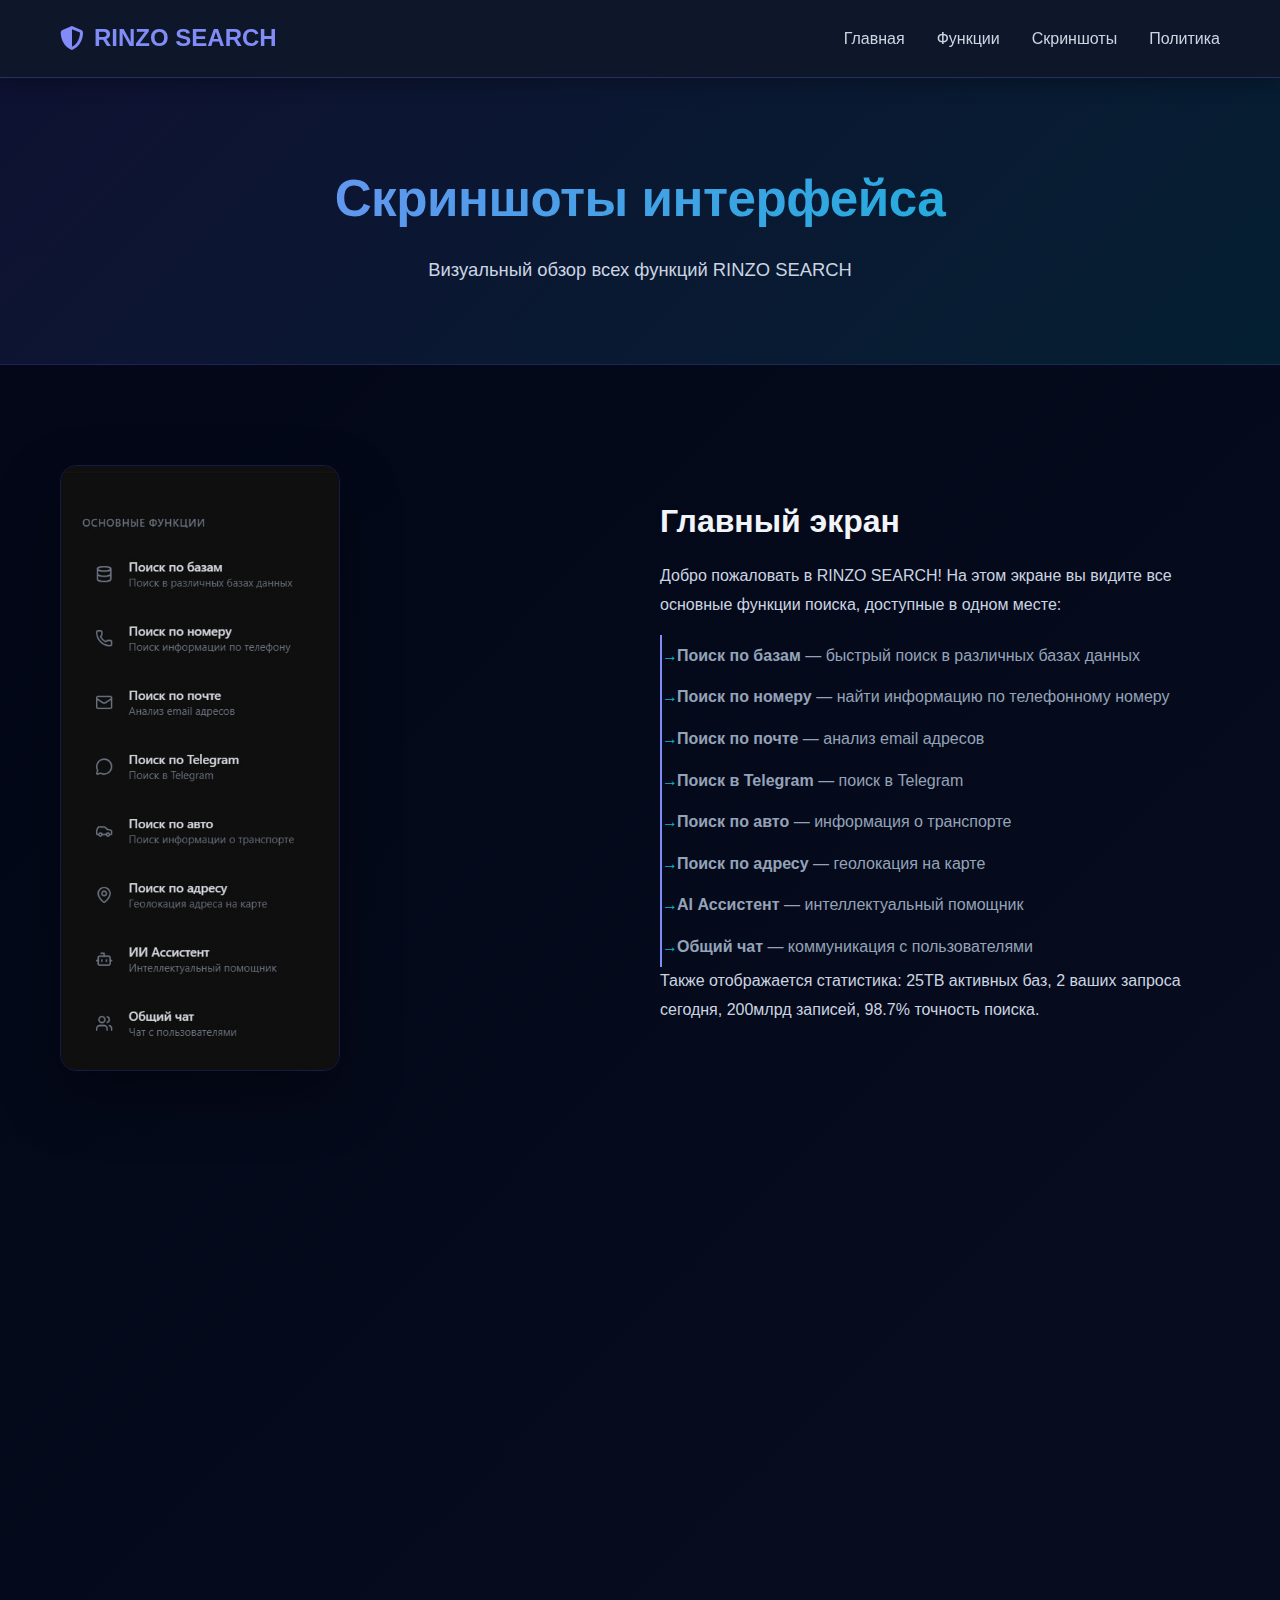
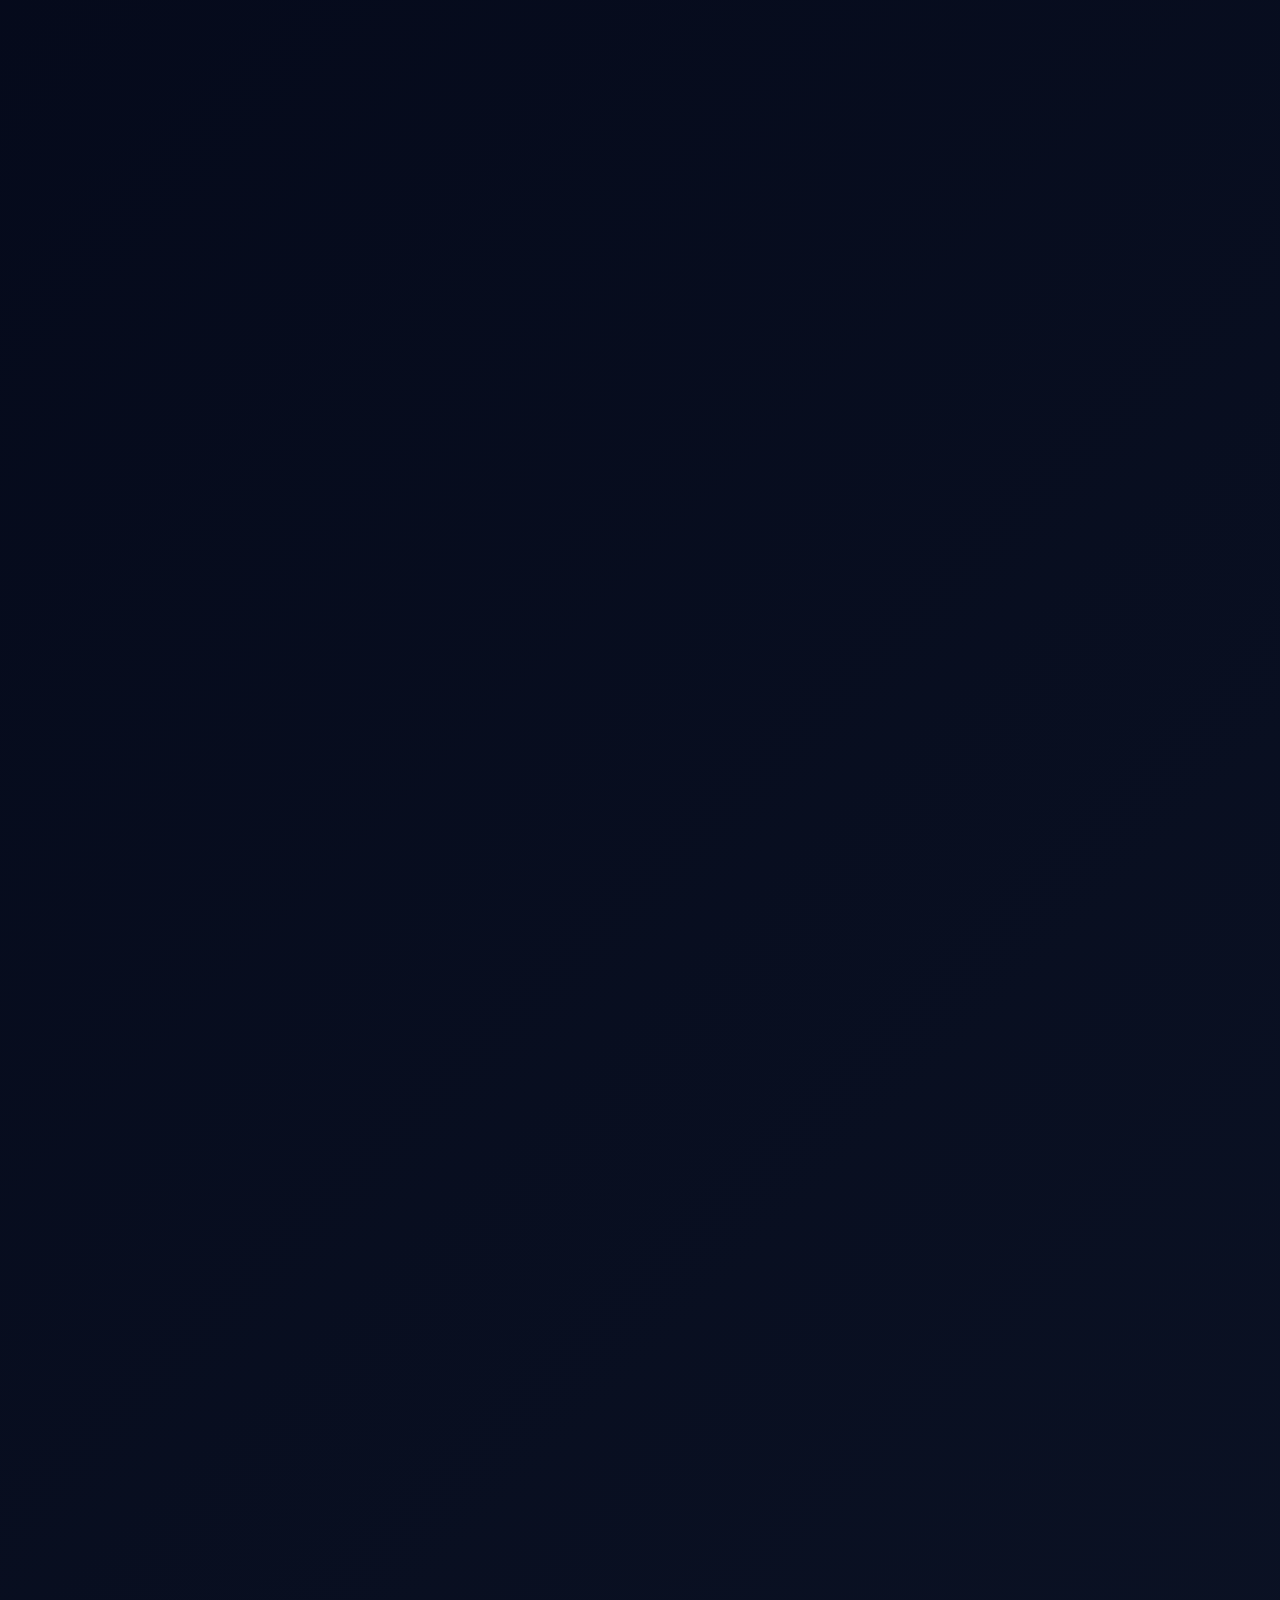
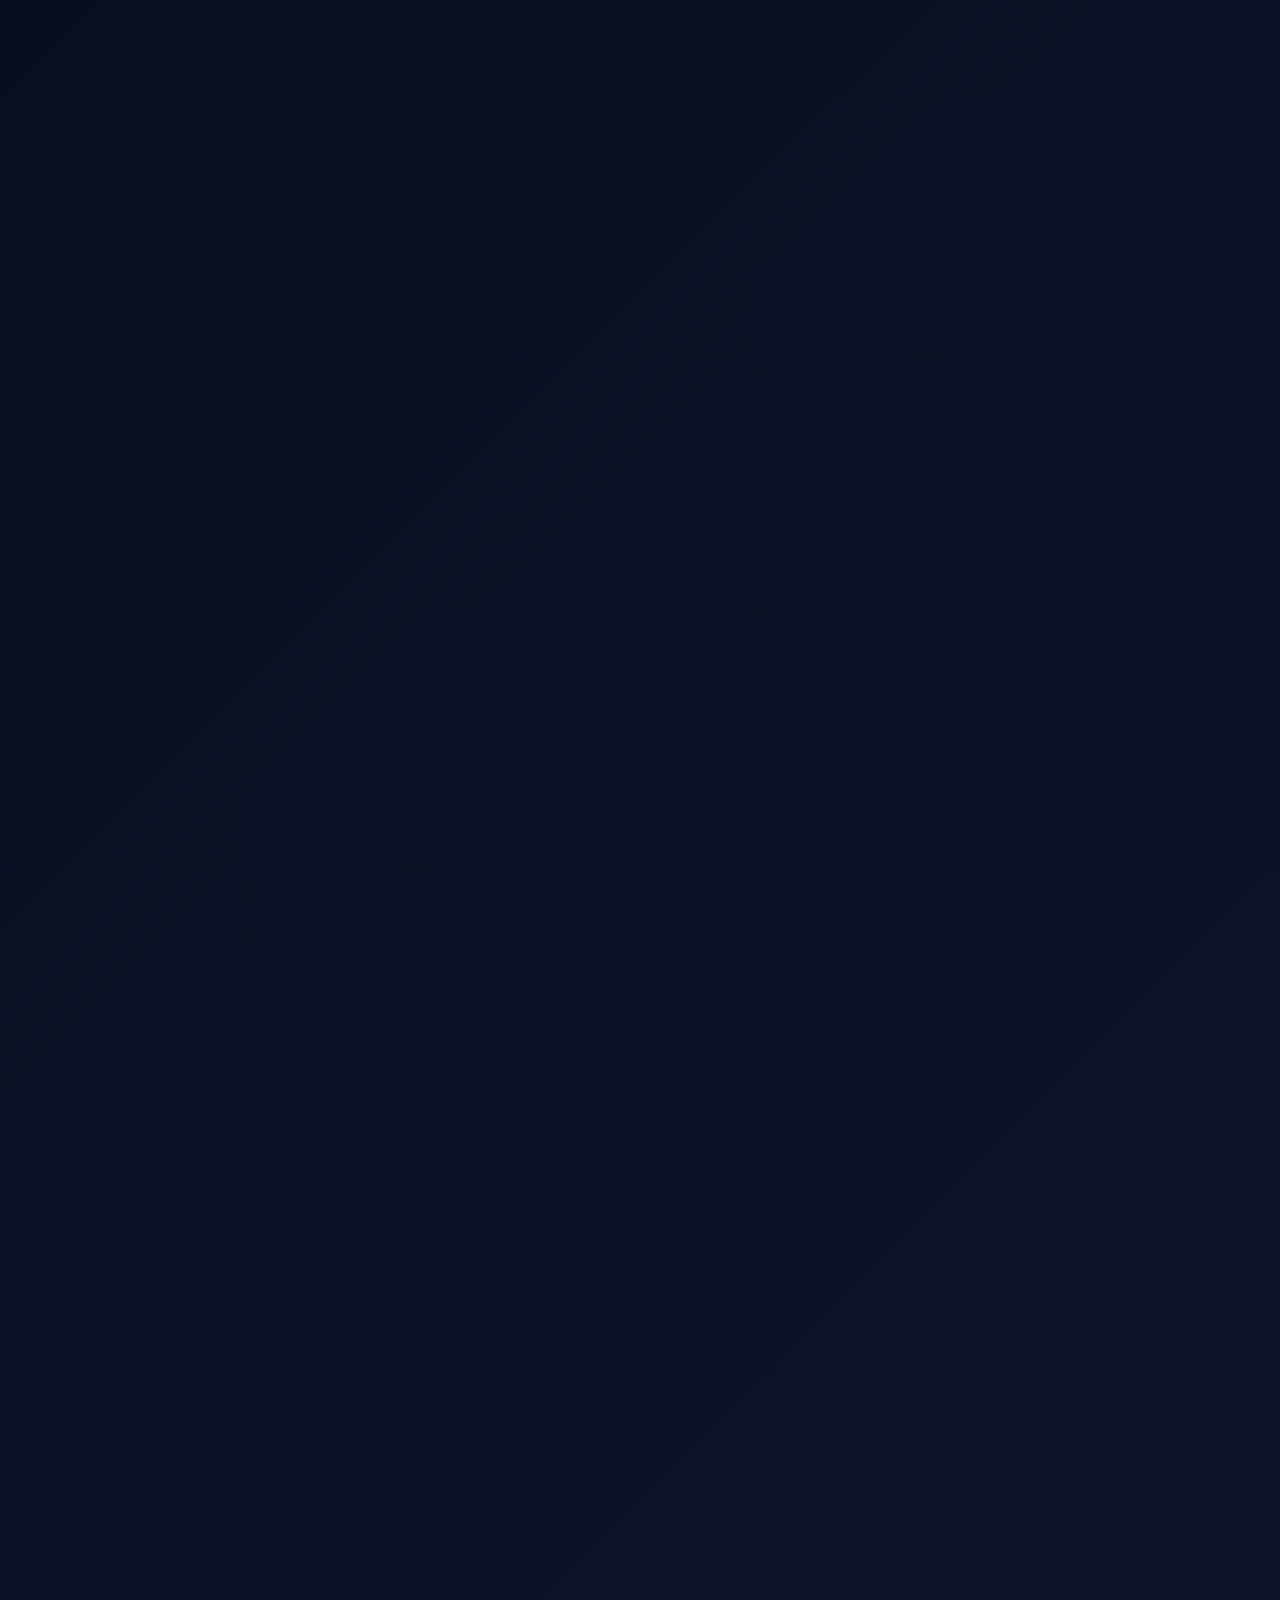
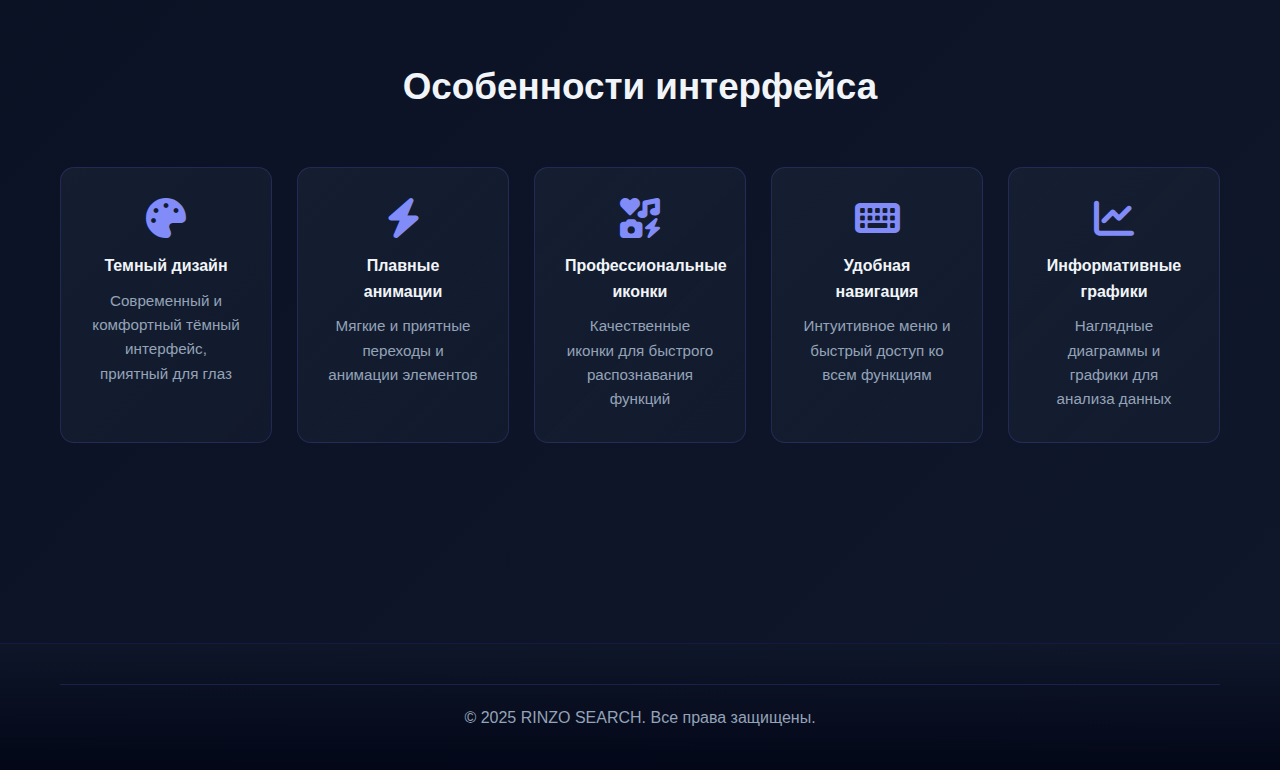
<file: screenshots.html>
<!DOCTYPE html>
<html lang="ru">
<head>
    <meta charset="UTF-8">
    <meta name="viewport" content="width=device-width, initial-scale=1.0, viewport-fit=cover, maximum-scale=5.0">
    <meta name="mobile-web-app-capable" content="yes">
    <meta name="apple-mobile-web-app-capable" content="yes">
    <meta name="apple-mobile-web-app-status-bar-style" content="black-translucent">
    <meta name="theme-color" content="#0f172a">
    <meta name="description" content="Скриншоты интерфейса RINZO SEARCH - инструмента для поиска и анализа информации">
    <title>Скриншоты - RINZO SEARCH</title>
    <link rel="stylesheet" href="styles.css">
    <link rel="stylesheet" href="https://cdnjs.cloudflare.com/ajax/libs/font-awesome/6.4.0/css/all.min.css">
</head>
<body>
    <nav class="navbar">
        <div class="nav-container">
            <div class="nav-logo">
                <i class="fas fa-shield-alt"></i>
                <span>RINZO SEARCH</span>
            </div>
            <ul class="nav-menu">
                <li class="nav-item"><a href="index.html" class="nav-link">Главная</a></li>
                <li class="nav-item"><a href="features.html" class="nav-link">Функции</a></li>
                <li class="nav-item"><a href="screenshots.html" class="nav-link active">Скриншоты</a></li>
                <li class="nav-item"><a href="privacy.html" class="nav-link">Политика</a></li>
            </ul>
            <div class="hamburger">
                <span></span>
                <span></span>
                <span></span>
            </div>
        </div>
    </nav>
    <section class="page-header">
        <div class="container">
            <h1>Скриншоты интерфейса</h1>
            <p>Визуальный обзор всех функций RINZO SEARCH</p>
        </div>
    </section>
    <section class="screenshots-section">
        <div class="container">
            <div class="screenshot-item">
                <div class="screenshot-image screenshot-small">
                    <img src="images/main.jpg" alt="Главный экран RINZO SEARCH">
                </div>
                <div class="screenshot-info">
                    <h3>Главный экран</h3>
                    <p>Добро пожаловать в RINZO SEARCH! На этом экране вы видите все основные функции поиска, доступные в одном месте:</p>
                    <ul class="screenshot-features">
                        <li><strong>Поиск по базам</strong> — быстрый поиск в различных базах данных</li>
                        <li><strong>Поиск по номеру</strong> — найти информацию по телефонному номеру</li>
                        <li><strong>Поиск по почте</strong> — анализ email адресов</li>
                        <li><strong>Поиск в Telegram</strong> — поиск в Telegram</li>
                        <li><strong>Поиск по авто</strong> — информация о транспорте</li>
                        <li><strong>Поиск по адресу</strong> — геолокация на карте</li>
                        <li><strong>AI Ассистент</strong> — интеллектуальный помощник</li>
                        <li><strong>Общий чат</strong> — коммуникация с пользователями</li>
                    </ul>
                    <p>Также отображается статистика: 25TB активных баз, 2 ваших запроса сегодня, 200млрд записей, 98.7% точность поиска.</p>
                </div>
            </div>
            <div class="screenshot-item reverse">
                <div class="screenshot-image">
                    <img src="images/menu.jpg" alt="Интерфейс с быстрыми действиями">
                </div>
                <div class="screenshot-info">
                    <h3>Быстрые действия</h3>
                    <p>Удобное меню для быстрого доступа ко всем поисковым функциям:</p>
                    <ul class="screenshot-features">
                        <li><strong>Поиск по базам</strong> — быстрый поиск в различных базах данных</li>
                        <li><strong>Поиск по номеру</strong> — найти информацию по телефонному номеру</li>
                        <li><strong>Поиск по адресу</strong> — геолокация адреса на карте</li>
                        <li><strong>Поиск по почте</strong> — анализ и поиск по email адресам</li>
                        <li><strong>Telegram поиск</strong> — поиск информации в Telegram</li>
                        <li><strong>Поиск по авто</strong> — информация о транспорте и владельце</li>
                    </ul>
                    <p>Каждый элемент имеет красивый интерфейс с иконками для быстрого распознавания.</p>
                </div>
            </div>
            <div class="screenshot-item">
                <div class="screenshot-image">
                    <img src="images/history.jpg" alt="История запросов">
                </div>
                <div class="screenshot-info">
                    <h3>История запросов</h3>
                    <p>Просмотр и управление всей историей ваших поисковых запросов:</p>
                    <ul class="screenshot-features">
                        <li><strong>Фильтры</strong> — поиск по запросу, типу и периоду времени</li>
                        <li><strong>История хранится локально</strong> — все данные на вашем устройстве</li>
                        <li><strong>Результаты</strong> — просмотр результатов каждого поиска</li>
                        <li><strong>Экспорт</strong> — сохранение истории в файл</li>
                        <li><strong>Очистка</strong> — удаление ненужных записей</li>
                    </ul>
                    <p>В примере показано 207 запросов в истории с подробной информацией о каждом.</p>
                </div>
            </div>
            <div class="screenshot-item reverse">
                <div class="screenshot-image">
                    <img src="images/graf.jpg" alt="Граф связей">
                </div>
                <div class="screenshot-info">
                    <h3>Граф связей</h3>
                    <p>Визуализация связей между объектами в виде интерактивного графа:</p>
                    <ul class="screenshot-features">
                        <li><strong>Визуализация</strong> — наглядное отображение связей</li>
                        <li><strong>Интерактивность</strong> — перемещение узлов, масштабирование</li>
                        <li><strong>Цветовая кодировка</strong> — разные типы объектов обозначены разными цветами</li>
                        <li><strong>Анализ зацепок</strong> — выявление связей между людьми, местами, вещами</li>
                    </ul>
                    <p>На примере видно, как связаны различные телефоны и контакты в системе.</p>
                </div>
            </div>
            <div class="screenshot-item">
                <div class="screenshot-image">
                    <img src="images/DossierHistory.jpg" alt="История досье">
                </div>
                <div class="screenshot-info">
                    <h3>История досье</h3>
                    <p>Управление всеми сгенерированными досье и профилями:</p>
                    <ul class="screenshot-features">
                        <li><strong>Поиск</strong> — быстрый поиск по досье</li>
                        <li><strong>Фильтрация</strong> — сортировка по типам и датам</li>
                        <li><strong>Управление</strong> — просмотр, экспорт или удаление досье</li>
                        <li><strong>Локальное хранилище</strong> — все данные на вашем устройстве</li>
                        <li><strong>Подробная информация</strong> — полное описание каждого досье</li>
                    </ul>
                    <p>В примере показано несколько досье с информацией о найденных людях и связях.</p>
                </div>
            </div>
            <div class="screenshot-item reverse">
                <div class="screenshot-image">
                    <img src="images/ExportData.jpg" alt="Экспорт данных">
                </div>
                <div class="screenshot-info">
                    <h3>Экспорт данных</h3>
                    <p>Сохранение результатов поиска в различные форматы:</p>
                    <ul class="screenshot-features">
                        <li><strong>Результаты поиска</strong> — экспорт всех найденных данных</li>
                        <li><strong>История запросов</strong> — сохранение истории поиска</li>
                        <li><strong>Отчёты</strong> — экспорт сгенерированных отчётов</li>
                        <li><strong>Аналитика</strong> — статистические данные в файл</li>
                        <li><strong>Форматы</strong> — JSON, CSV, PDF и другие</li>
                        <li><strong>Размер файлов</strong> — указание размера каждого экспорта</li>
                    </ul>
                    <p>Удобный интерфейс позволяет быстро выбрать нужные данные для сохранения.</p>
                </div>
            </div>
            <div class="screenshot-item">
                <div class="screenshot-image">
                    <img src="images/reportgenerate.jpg" alt="Генератор отчётов">
                </div>
                <div class="screenshot-info">
                    <h3>Генератор отчётов</h3>
                    <p>Создание и управление аналитическими отчётами:</p>
                    <ul class="screenshot-features">
                        <li><strong>Создание отчётов</strong> — автоматическое компилирование данных</li>
                        <li><strong>Существующие отчёты</strong> — просмотр и управление</li>
                        <li><strong>Поиск</strong> — быстрый поиск по отчётам</li>
                        <li><strong>Просмотр</strong> — полная информация в отчёте</li>
                        <li><strong>Скачивание</strong> — сохранение отчёта на устройство</li>
                        <li><strong>Редактирование</strong> — изменение параметров отчёта</li>
                        <li><strong>Удаление</strong> — очистка ненужных отчётов</li>
                    </ul>
                    <p>На примере видно несколько готовых отчётов с анализом на основе найденных данных.</p>
                </div>
            </div>
            <div class="screenshot-item reverse">
                <div class="screenshot-image">
                    <img src="images/StatisticAnalitic.jpg" alt="Аналитика и статистика">
                </div>
                <div class="screenshot-info">
                    <h3>Аналитика и статистика</h3>
                    <p>Подробный анализ и статистика использования системы:</p>
                    <ul class="screenshot-features">
                        <li><strong>207 всего запросов</strong> — полная статистика поиска</li>
                        <li><strong>88.9% успешность</strong> — процент успешных поисков</li>
                        <li><strong>1.5s среднее время</strong> — скорость обработки запросов</li>
                        <li><strong>49 уникальных запросов</strong> — разнообразие поисков</li>
                        <li><strong>Динамика поисковых запросов</strong> — граф активности</li>
                        <li><strong>Распределение по типам</strong> — каким функциям отдаёте предпочтение</li>
                        <li><strong>Популярные запросы</strong> — самые частые поиски</li>
                    </ul>
                    <p>Все данные визуализированы в виде графиков и диаграмм для лучшего понимания.</p>
                </div>
            </div>
        </div>
    </section>
    <section class="interface-features">
        <div class="container">
            <h2>Особенности интерфейса</h2>
            <div class="features-list">
                <div class="feature-item">
                    <i class="fas fa-palette"></i>
                    <h4>Темный дизайн</h4>
                    <p>Современный и комфортный тёмный интерфейс, приятный для глаз</p>
                </div>
                <div class="feature-item">
                    <i class="fas fa-bolt"></i>
                    <h4>Плавные анимации</h4>
                    <p>Мягкие и приятные переходы и анимации элементов</p>
                </div>
                <div class="feature-item">
                    <i class="fas fa-icons"></i>
                    <h4>Профессиональные иконки</h4>
                    <p>Качественные иконки для быстрого распознавания функций</p>
                </div>
                <div class="feature-item">
                    <i class="fas fa-keyboard"></i>
                    <h4>Удобная навигация</h4>
                    <p>Интуитивное меню и быстрый доступ ко всем функциям</p>
                </div>
                <div class="feature-item">
                    <i class="fas fa-chart-line"></i>
                    <h4>Информативные графики</h4>
                    <p>Наглядные диаграммы и графики для анализа данных</p>
                </div>
            </div>
        </div>
    </section>
    <footer class="footer">
        <div class="container">
            <div class="footer-bottom">
                <p>&copy; 2025 RINZO SEARCH. Все права защищены.</p>
            </div>
        </div>
    </footer>
    <script src="script.js"></script>
</body>
</html>
</file>
<file: styles.css>
* {
  margin: 0;
  padding: 0;
  box-sizing: border-box;
}

:root {
  --primary-color: #6366f1;
  --primary-light: #818cf8;
  --primary-dark: #4f46e5;
  --secondary-color: #06b6d4;
  --accent-color: #ec4899;
  --success-color: #10b981;
  --warning-color: #f59e0b;
  --danger-color: #ef4444;

  --bg-dark: #0f172a;
  --bg-darker: #020617;
  --bg-card: #1e293b;
  --bg-hover: #334155;

  --text-primary: #f1f5f9;
  --text-secondary: #cbd5e1;
  --text-muted: #94a3b8;

  --border-color: #475569;

  --shadow: 0 10px 30px rgba(0, 0, 0, 0.5);
  --shadow-lg: 0 20px 50px rgba(0, 0, 0, 0.7);

  --transition: all 0.3s cubic-bezier(0.4, 0, 0.2, 1);
}

html {
  scroll-behavior: smooth;
}

body {
  font-family: "Segoe UI", Tahoma, Geneva, Verdana, sans-serif;
  background: linear-gradient(135deg, var(--bg-darker) 0%, var(--bg-dark) 100%);
  color: var(--text-primary);
  line-height: 1.6;
  overflow-x: hidden;
  -webkit-font-smoothing: antialiased;
  -moz-osx-font-smoothing: grayscale;
  -webkit-tap-highlight-color: transparent;
}

/* Для сенсорных устройств */
@media (hover: none) and (pointer: coarse) {
  .feature-card,
  .tool-card,
  .function-card,
  .comparison-item,
  .faq-item,
  .feature-item,
  .sidebar-card,
  .tool-detailed-card {
    transition: none;
  }

  .feature-card:active,
  .tool-card:active,
  .function-card:active,
  .comparison-item:active {
    transform: scale(0.98);
    border-color: rgba(99, 102, 241, 0.5);
  }

  .btn:active {
    transform: scale(0.95);
  }

  .nav-link:hover,
  .feature-card:hover,
  .tool-card:hover {
    transform: none;
  }
}

.container {
  max-width: 1200px;
  margin: 0 auto;
  padding: 0 20px;
}
.navbar {
  position: sticky;
  top: 0;
  z-index: 1000;
  background: rgba(15, 23, 42, 0.85);
  backdrop-filter: blur(15px);
  border-bottom: 1px solid rgba(99, 102, 241, 0.2);
  transition: var(--transition);
  box-shadow: 0 4px 20px rgba(0, 0, 0, 0.3);
}
.navbar:hover {
  background: rgba(15, 23, 42, 0.95);
  border-bottom-color: rgba(99, 102, 241, 0.3);
}
.nav-container {
  display: flex;
  justify-content: space-between;
  align-items: center;
  max-width: 1200px;
  margin: 0 auto;
  padding: 1.2rem 20px;
}
.nav-logo {
  display: flex;
  align-items: center;
  gap: 10px;
  font-size: 1.5rem;
  font-weight: bold;
  color: var(--primary-light);
  text-decoration: none;
  cursor: pointer;
  transition: var(--transition);
}
.nav-logo:hover {
  color: var(--secondary-color);
  transform: translateY(-2px);
}
.nav-menu {
  display: flex;
  list-style: none;
  gap: 2rem;
}
.nav-link {
  color: var(--text-secondary);
  text-decoration: none;
  font-weight: 500;
  transition: var(--transition);
  position: relative;
  padding-bottom: 5px;
}
.nav-link:hover,
.nav-link.active {
  color: var(--primary-light);
}
.nav-link.active::after {
  content: "";
  position: absolute;
  bottom: -5px;
  left: 0;
  width: 100%;
  height: 2px;
  background: linear-gradient(
    90deg,
    var(--primary-color),
    var(--secondary-color)
  );
  animation: slideIn 0.3s ease-out;
}
.hamburger {
  display: none;
  flex-direction: column;
  cursor: pointer;
  gap: 5px;
  padding: 8px;
  margin-right: -8px;
  -webkit-user-select: none;
  user-select: none;
  -webkit-touch-callout: none;
}

.hamburger span {
  width: 25px;
  height: 3px;
  background: var(--primary-light);
  border-radius: 2px;
  transition: var(--transition);
  display: block;
}

.hamburger.active span:nth-child(1) {
  transform: rotate(45deg) translate(8px, 8px);
}

.hamburger.active span:nth-child(2) {
  opacity: 0;
}

.hamburger.active span:nth-child(3) {
  transform: rotate(-45deg) translate(8px, -8px);
}
.hero {
  min-height: 90vh;
  display: flex;
  align-items: center;
  justify-content: space-between;
  padding: 60px 20px;
  background: linear-gradient(
    135deg,
    rgba(99, 102, 241, 0.1) 0%,
    rgba(6, 182, 212, 0.1) 100%
  );
  position: relative;
  overflow: hidden;
}
.hero::before {
  content: "";
  position: absolute;
  top: -50%;
  right: -10%;
  width: 600px;
  height: 600px;
  background: radial-gradient(
    circle,
    rgba(99, 102, 241, 0.1) 0%,
    transparent 70%
  );
  border-radius: 50%;
  animation: float 20s ease-in-out infinite;
}
.hero::after {
  content: "";
  position: absolute;
  bottom: -20%;
  left: -5%;
  width: 500px;
  height: 500px;
  background: radial-gradient(
    circle,
    rgba(6, 182, 212, 0.1) 0%,
    transparent 70%
  );
  border-radius: 50%;
  animation: float 25s ease-in-out infinite reverse;
}
.hero-content {
  flex: 1;
  z-index: 2;
  max-width: 600px;
}
.hero-title {
  font-size: 4.2rem;
  font-weight: 900;
  line-height: 1.15;
  margin-bottom: 15px;
  letter-spacing: -1px;
  background: linear-gradient(
    135deg,
    var(--primary-light) 0%,
    var(--secondary-color) 100%
  );
  -webkit-background-clip: text;
  -webkit-text-fill-color: transparent;
  background-clip: text;
  animation: slideInUp 0.8s ease-out;
}
.hero-subtitle {
  font-size: 1.4rem;
  color: var(--text-secondary);
  margin-bottom: 12px;
  font-weight: 500;
  animation: slideInUp 0.8s ease-out 0.1s backwards;
}
.hero-description {
  font-size: 1.05rem;
  color: var(--text-muted);
  margin-bottom: 40px;
  line-height: 1.7;
  animation: slideInUp 0.8s ease-out 0.2s backwards;
}
.hero-buttons {
  display: flex;
  gap: 20px;
  margin-bottom: 30px;
  animation: slideInUp 0.8s ease-out 0.3s backwards;
}
.btn {
  padding: 15px 35px;
  border: none;
  border-radius: 10px;
  font-size: 1rem;
  font-weight: 600;
  cursor: pointer;
  transition: var(--transition);
  text-decoration: none;
  display: inline-block;
  text-align: center;
}
.btn-primary {
  background: linear-gradient(
    135deg,
    var(--primary-color),
    var(--primary-dark)
  );
  color: white;
  box-shadow: 0 10px 25px rgba(99, 102, 241, 0.3);
}
.btn-primary:hover {
  transform: translateY(-3px);
  box-shadow: 0 15px 35px rgba(99, 102, 241, 0.4);
}
.btn-secondary {
  background: transparent;
  color: var(--primary-light);
  border: 2px solid var(--primary-light);
}
.btn-secondary:hover {
  background: var(--primary-light);
  color: var(--bg-dark);
  transform: translateY(-3px);
}
.btn-outline {
  background: transparent;
  color: var(--primary-light);
  border: 2px solid var(--primary-light);
  padding: 12px 30px;
  border-radius: 8px;
}
.btn-outline:hover {
  background: var(--primary-light);
  color: var(--bg-dark);
}
.hero-illustration {
  flex: 1;
  position: relative;
  height: 500px;
  z-index: 2;
}
.floating-card {
  position: absolute;
  width: 150px;
  height: 150px;
  background: linear-gradient(
    135deg,
    rgba(99, 102, 241, 0.2),
    rgba(6, 182, 212, 0.2)
  );
  border: 1px solid var(--border-color);
  border-radius: 20px;
  display: flex;
  align-items: center;
  justify-content: center;
  font-size: 3rem;
  color: var(--primary-light);
  backdrop-filter: blur(10px);
  box-shadow: var(--shadow);
  animation: float 6s ease-in-out infinite;
}
.card-1 {
  top: 20px;
  right: 50px;
  animation-delay: 0s;
  color: var(--primary-light);
}
.card-2 {
  top: 250px;
  right: 20px;
  animation-delay: 1s;
  color: var(--secondary-color);
}
.card-3 {
  top: 150px;
  right: 200px;
  animation-delay: 2s;
  color: var(--accent-color);
}
.quick-features,
.additional-features {
  padding: 100px 20px;
}
.quick-features {
  background: linear-gradient(180deg, transparent, rgba(99, 102, 241, 0.08));
}
.additional-features {
  background: linear-gradient(180deg, rgba(6, 182, 212, 0.08), transparent);
}
.quick-features h2,
.additional-features h2 {
  font-size: 2.8rem;
  margin-bottom: 60px;
  text-align: center;
  background: linear-gradient(
    135deg,
    var(--primary-light) 0%,
    var(--secondary-color) 100%
  );
  -webkit-background-clip: text;
  -webkit-text-fill-color: transparent;
  background-clip: text;
  font-weight: 800;
  letter-spacing: -0.5px;
}
.features-grid,
.tools-grid {
  display: grid;
  grid-template-columns: repeat(auto-fit, minmax(280px, 1fr));
  gap: 25px;
}
.feature-card,
.tool-card {
  background: linear-gradient(
    135deg,
    rgba(30, 41, 59, 0.5),
    rgba(30, 41, 59, 0.3)
  );
  border: 1.5px solid rgba(99, 102, 241, 0.2);
  border-radius: 16px;
  padding: 35px;
  cursor: pointer;
  transition: var(--transition);
  position: relative;
  overflow: hidden;
}
.feature-card::before,
.tool-card::before {
  content: "";
  position: absolute;
  top: 0;
  left: -100%;
  width: 100%;
  height: 100%;
  background: linear-gradient(
    90deg,
    transparent,
    rgba(99, 102, 241, 0.1),
    transparent
  );
  transition: var(--transition);
}
.feature-card:hover,
.tool-card:hover {
  border-color: rgba(99, 102, 241, 0.5);
  box-shadow: 0 20px 50px rgba(99, 102, 241, 0.25),
    inset 0 1px 0 rgba(255, 255, 255, 0.05);
  transform: translateY(-8px);
  background: linear-gradient(
    135deg,
    rgba(30, 41, 59, 0.7),
    rgba(30, 41, 59, 0.5)
  );
}
.feature-card:hover::before,
.tool-card:hover::before {
  left: 100%;
}
.feature-icon,
.tool-icon {
  font-size: 2.5rem;
  color: var(--primary-light);
  margin-bottom: 15px;
  transition: var(--transition);
}
.feature-card:hover .feature-icon,
.tool-card:hover .tool-icon {
  color: var(--secondary-color);
  transform: scale(1.1);
}
.feature-card h3,
.tool-card h3 {
  font-size: 1.3rem;
  margin-bottom: 10px;
  color: var(--text-primary);
}
.feature-card p,
.tool-card p {
  color: var(--text-muted);
  line-height: 1.6;
}
.page-header {
  background: linear-gradient(
    135deg,
    rgba(99, 102, 241, 0.12),
    rgba(6, 182, 212, 0.12)
  );
  border-bottom: 1.5px solid rgba(99, 102, 241, 0.2);
  padding: 80px 20px;
  text-align: center;
}
.page-header h1 {
  font-size: 3.2rem;
  margin-bottom: 15px;
  background: linear-gradient(
    135deg,
    var(--primary-light) 0%,
    var(--secondary-color) 100%
  );
  -webkit-background-clip: text;
  -webkit-text-fill-color: transparent;
  background-clip: text;
  font-weight: 800;
  letter-spacing: -0.5px;
}
.page-header p {
  color: var(--text-secondary);
  font-size: 1.15rem;
  font-weight: 500;
}
.update-date {
  color: var(--text-muted);
  font-size: 0.95rem !important;
  margin-top: 10px;
}
.functions-section,
.tools-section {
  padding: 100px 20px;
}

.functions-section h2,
.tools-section h2 {
  font-size: 2.8rem;
  margin-bottom: 60px;
  background: linear-gradient(
    135deg,
    var(--primary-light) 0%,
    var(--secondary-color) 100%
  );
  -webkit-background-clip: text;
  -webkit-text-fill-color: transparent;
  background-clip: text;
  font-weight: 800;
  letter-spacing: -0.5px;
}

.function-card {
  background: linear-gradient(
    135deg,
    rgba(30, 41, 59, 0.5),
    rgba(30, 41, 59, 0.3)
  );
  border: 1.5px solid rgba(99, 102, 241, 0.2);
  border-radius: 16px;
  padding: 35px;
  margin-bottom: 25px;
  transition: var(--transition);
  cursor: pointer;
}

.function-card:hover {
  border-color: rgba(99, 102, 241, 0.5);
  box-shadow: 0 20px 50px rgba(99, 102, 241, 0.25),
    inset 0 1px 0 rgba(255, 255, 255, 0.05);
  transform: translateX(8px);
  background: linear-gradient(
    135deg,
    rgba(30, 41, 59, 0.7),
    rgba(30, 41, 59, 0.5)
  );
}

.function-header {
  display: flex;
  gap: 20px;
  margin-bottom: 20px;
  align-items: flex-start;
}

.function-icon {
  font-size: 2rem;
  color: var(--primary-light);
  min-width: 60px;
  height: 60px;
  display: flex;
  align-items: center;
  justify-content: center;
  background: rgba(99, 102, 241, 0.1);
  border-radius: 10px;
  transition: var(--transition);
}

.function-card:hover .function-icon {
  color: var(--secondary-color);
  background: rgba(6, 182, 212, 0.1);
}

.function-title h3 {
  font-size: 1.5rem;
  color: var(--text-primary);
  margin-bottom: 5px;
}

.function-type {
  color: var(--primary-light);
  font-size: 0.9rem;
  font-weight: 600;
}

.function-content p {
  color: var(--text-secondary);
  margin-bottom: 15px;
  line-height: 1.8;
}

.function-features {
  list-style: none;
  display: grid;
  grid-template-columns: repeat(auto-fit, minmax(200px, 1fr));
  gap: 10px;
}

.function-features li {
  color: var(--text-muted);
  padding-left: 25px;
  position: relative;
}

.function-features li::before {
  content: "✓";
  position: absolute;
  left: 0;
  color: var(--success-color);
  font-weight: bold;
}

.tool-detailed-card {
  background: linear-gradient(
    135deg,
    rgba(30, 41, 59, 0.5),
    rgba(30, 41, 59, 0.3)
  );
  border: 1.5px solid rgba(99, 102, 241, 0.2);
  border-radius: 16px;
  padding: 30px;
  margin-bottom: 20px;
  transition: var(--transition);
}

.tool-detailed-card:hover {
  border-color: rgba(99, 102, 241, 0.5);
  box-shadow: 0 15px 40px rgba(99, 102, 241, 0.25),
    inset 0 1px 0 rgba(255, 255, 255, 0.05);
  background: linear-gradient(
    135deg,
    rgba(30, 41, 59, 0.7),
    rgba(30, 41, 59, 0.5)
  );
}

.tool-header {
  display: flex;
  gap: 15px;
  margin-bottom: 15px;
  align-items: center;
}

.tool-header h3 {
  font-size: 1.2rem;
  color: var(--text-primary);
}

.tool-detailed-card p {
  color: var(--text-secondary);
  line-height: 1.8;
}

.privacy-notice {
  background: linear-gradient(
    135deg,
    rgba(99, 102, 241, 0.12),
    rgba(6, 182, 212, 0.12)
  );
  border: 2px solid rgba(99, 102, 241, 0.3);
  border-radius: 16px;
  padding: 50px 40px;
  text-align: center;
  margin: 100px 20px;
  box-shadow: 0 25px 60px rgba(99, 102, 241, 0.15),
    inset 0 1px 0 rgba(255, 255, 255, 0.05);
}

.notice-content h3 {
  font-size: 1.8rem;
  margin-bottom: 15px;
  color: var(--text-primary);
}

.notice-content p {
  color: var(--text-secondary);
  margin-bottom: 25px;
  font-size: 1.05rem;
}

.screenshots-section {
  padding: 100px 20px;
}

.screenshot-item {
  display: grid;
  grid-template-columns: 1fr 1fr;
  gap: 40px;
  align-items: center;
  margin-bottom: 80px;
  animation: slideInUp 0.8s ease-out;
}

.screenshot-item.reverse {
  grid-template-columns: 1fr 1fr;
  direction: rtl;
}

.screenshot-item.reverse > * {
  direction: ltr;
}

.screenshot-image {
  position: relative;
  border-radius: 16px;
  overflow: hidden;
  border: 1.5px solid rgba(99, 102, 241, 0.2);
  box-shadow: 0 25px 60px rgba(0, 0, 0, 0.4),
    inset 0 1px 0 rgba(255, 255, 255, 0.05);
  transition: var(--transition);
}

.screenshot-image.screenshot-small {
  max-width: 280px;
}

.screenshot-image:hover {
  box-shadow: 0 40px 80px rgba(99, 102, 241, 0.4),
    inset 0 1px 0 rgba(255, 255, 255, 0.1);
  transform: scale(1.03);
  border-color: rgba(99, 102, 241, 0.4);
}

.screenshot-image img {
  width: 100%;
  height: auto;
  display: block;
  transition: var(--transition);
}

.screenshot-image:hover img {
  filter: brightness(1.1);
}

.screenshot-info h3 {
  font-size: 2rem;
  margin-bottom: 15px;
  color: var(--text-primary);
}

.screenshot-info p {
  color: var(--text-secondary);
  margin-bottom: 15px;
  line-height: 1.8;
}

.screenshot-features {
  list-style: none;
  margin-top: 15px;
}

.screenshot-features li {
  color: var(--text-muted);
  padding: 8px 0 8px 25px;
  position: relative;
  border-left: 2px solid var(--primary-light);
  margin-left: 0;
  padding-left: 15px;
}

.screenshot-features li::before {
  content: "→";
  position: absolute;
  left: 0;
  color: var(--secondary-color);
}

.privacy-content {
  padding: 100px 20px;
  display: grid;
  grid-template-columns: 2fr 1fr;
  gap: 50px;
}

.privacy-text {
  animation: slideInUp 0.8s ease-out;
}

.privacy-section {
  margin-bottom: 40px;
}

.privacy-section h2 {
  font-size: 2rem;
  margin-bottom: 20px;
  color: var(--primary-light);
  border-bottom: 2px solid rgba(99, 102, 241, 0.3);
  padding-bottom: 15px;
}

.privacy-section h3 {
  font-size: 1.3rem;
  margin: 20px 0 15px 0;
  color: var(--text-primary);
}

.privacy-section ul {
  list-style: none;
  padding-left: 20px;
}

.privacy-section li {
  color: var(--text-secondary);
  margin-bottom: 10px;
  padding-left: 20px;
  position: relative;
}

.privacy-section li::before {
  content: "•";
  position: absolute;
  left: 0;
  color: var(--primary-light);
  font-weight: bold;
}

.important-list li::before {
  content: "✓";
  color: var(--success-color);
}

.highlight {
  background: rgba(99, 102, 241, 0.1);
  border-left: 3px solid var(--primary-light);
  padding: 15px;
  border-radius: 8px;
  color: var(--text-secondary);
  margin: 15px 0;
}

.privacy-sidebar {
  animation: slideInUp 0.8s ease-out 0.2s backwards;
}

.sidebar-card {
  background: linear-gradient(
    135deg,
    rgba(30, 41, 59, 0.5),
    rgba(30, 41, 59, 0.3)
  );
  border: 1.5px solid rgba(99, 102, 241, 0.2);
  border-radius: 16px;
  padding: 30px;
  margin-bottom: 25px;
  transition: var(--transition);
}

.sidebar-card:hover {
  border-color: rgba(99, 102, 241, 0.5);
  box-shadow: 0 15px 40px rgba(99, 102, 241, 0.25),
    inset 0 1px 0 rgba(255, 255, 255, 0.05);
  background: linear-gradient(
    135deg,
    rgba(30, 41, 59, 0.7),
    rgba(30, 41, 59, 0.5)
  );
}

.sidebar-card h3 {
  font-size: 1.3rem;
  margin-bottom: 20px;
  color: var(--text-primary);
}

.key-points {
  display: flex;
  flex-direction: column;
  gap: 12px;
}

.key-point {
  display: flex;
  gap: 12px;
  align-items: center;
  color: var(--text-secondary);
}

.key-point i {
  color: var(--success-color);
  font-size: 1.2rem;
  flex-shrink: 0;
}

.sidebar-card.warning {
  border-color: var(--warning-color);
  background: rgba(245, 158, 11, 0.1);
}

.sidebar-card.warning h3 {
  color: var(--warning-color);
}

.sidebar-card p {
  color: var(--text-secondary);
  line-height: 1.8;
}

.faq-section {
  padding: 100px 20px;
  background: linear-gradient(180deg, rgba(99, 102, 241, 0.08), transparent);
}

.faq-section h2 {
  font-size: 2.8rem;
  margin-bottom: 60px;
  text-align: center;
  background: linear-gradient(
    135deg,
    var(--primary-light) 0%,
    var(--secondary-color) 100%
  );
  -webkit-background-clip: text;
  -webkit-text-fill-color: transparent;
  background-clip: text;
  font-weight: 800;
  letter-spacing: -0.5px;
}

.faq-grid {
  display: grid;
  grid-template-columns: repeat(auto-fit, minmax(300px, 1fr));
  gap: 25px;
}

.faq-item {
  background: linear-gradient(
    135deg,
    rgba(30, 41, 59, 0.5),
    rgba(30, 41, 59, 0.3)
  );
  border: 1.5px solid rgba(99, 102, 241, 0.2);
  border-radius: 14px;
  padding: 28px;
  transition: var(--transition);
}

.faq-item:hover {
  border-color: rgba(99, 102, 241, 0.5);
  box-shadow: 0 15px 40px rgba(99, 102, 241, 0.25),
    inset 0 1px 0 rgba(255, 255, 255, 0.05);
  background: linear-gradient(
    135deg,
    rgba(30, 41, 59, 0.7),
    rgba(30, 41, 59, 0.5)
  );
}

.faq-item h4 {
  color: var(--text-primary);
  margin-bottom: 12px;
  font-size: 1.1rem;
}

.faq-item p {
  color: var(--text-secondary);
  line-height: 1.7;
}

.interface-features {
  padding: 80px 20px;
}

.interface-features h2 {
  font-size: 2.3rem;
  margin-bottom: 50px;
  text-align: center;
  color: var(--text-primary);
  font-weight: 700;
}

.features-list {
  display: grid;
  grid-template-columns: repeat(auto-fit, minmax(200px, 1fr));
  gap: 25px;
}

.feature-item {
  text-align: center;
  padding: 30px;
  background: linear-gradient(
    135deg,
    rgba(30, 41, 59, 0.5),
    rgba(30, 41, 59, 0.3)
  );
  border: 1.5px solid rgba(99, 102, 241, 0.2);
  border-radius: 14px;
  transition: var(--transition);
}

.feature-item:hover {
  border-color: rgba(99, 102, 241, 0.5);
  transform: translateY(-8px);
  box-shadow: 0 15px 40px rgba(99, 102, 241, 0.2),
    inset 0 1px 0 rgba(255, 255, 255, 0.05);
  background: linear-gradient(
    135deg,
    rgba(30, 41, 59, 0.7),
    rgba(30, 41, 59, 0.5)
  );
}

.feature-item i {
  font-size: 2.5rem;
  color: var(--primary-light);
  margin-bottom: 15px;
  transition: var(--transition);
}

.feature-item:hover i {
  color: var(--secondary-color);
}

.feature-item h4 {
  color: var(--text-primary);
  margin-bottom: 10px;
}

.feature-item p {
  color: var(--text-muted);
  font-size: 0.95rem;
  line-height: 1.6;
}

.comparison-section {
  padding: 100px 20px;
  background: linear-gradient(180deg, rgba(6, 182, 212, 0.08), transparent);
}

.comparison-section h2 {
  font-size: 2.8rem;
  margin-bottom: 60px;
  text-align: center;
  background: linear-gradient(
    135deg,
    var(--primary-light) 0%,
    var(--secondary-color) 100%
  );
  -webkit-background-clip: text;
  -webkit-text-fill-color: transparent;
  background-clip: text;
  font-weight: 800;
  letter-spacing: -0.5px;
}

.comparison-grid {
  display: grid;
  grid-template-columns: repeat(auto-fit, minmax(250px, 1fr));
  gap: 25px;
}

.comparison-item {
  background: linear-gradient(
    135deg,
    rgba(30, 41, 59, 0.5),
    rgba(30, 41, 59, 0.3)
  );
  border: 1.5px solid rgba(6, 182, 212, 0.2);
  border-radius: 16px;
  padding: 35px;
  text-align: center;
  transition: var(--transition);
}

.comparison-item:hover {
  border-color: rgba(6, 182, 212, 0.5);
  box-shadow: 0 20px 50px rgba(6, 182, 212, 0.25),
    inset 0 1px 0 rgba(255, 255, 255, 0.05);
  transform: translateY(-8px);
  background: linear-gradient(
    135deg,
    rgba(30, 41, 59, 0.7),
    rgba(30, 41, 59, 0.5)
  );
}

.comparison-icon {
  font-size: 3rem;
  color: var(--secondary-color);
  margin-bottom: 15px;
  transition: var(--transition);
}

.comparison-item:hover .comparison-icon {
  transform: scale(1.1);
  color: var(--primary-light);
}

.comparison-item h3 {
  font-size: 1.2rem;
  margin-bottom: 10px;
  color: var(--text-primary);
}

.comparison-item p {
  color: var(--text-muted);
  line-height: 1.6;
}

.footer {
  background: linear-gradient(
    180deg,
    rgba(15, 23, 42, 0.6),
    rgba(2, 6, 23, 0.95)
  );
  border-top: 1.5px solid rgba(99, 102, 241, 0.2);
  padding: 40px 20px;
  margin-top: 120px;
}

.footer-content {
  display: grid;
  grid-template-columns: repeat(auto-fit, minmax(250px, 1fr));
  gap: 40px;
  max-width: 1200px;
  margin: 0 auto 40px;
}

.footer-section h4 {
  color: var(--text-primary);
  margin-bottom: 15px;
  font-size: 1.1rem;
}

.footer-section p {
  color: var(--text-muted);
  margin-bottom: 10px;
}

.footer-section ul {
  list-style: none;
}

.footer-section ul li {
  margin-bottom: 8px;
}

.footer-section a {
  color: var(--text-muted);
  text-decoration: none;
  transition: var(--transition);
}

.footer-section a:hover {
  color: var(--primary-light);
}

.footer-bottom {
  text-align: center;
  padding-top: 20px;
  border-top: 1.5px solid rgba(99, 102, 241, 0.2);
  color: var(--text-muted);
}

@keyframes slideIn {
  from {
    width: 0;
  }
  to {
    width: 100%;
  }
}

@keyframes slideInUp {
  from {
    opacity: 0;
    transform: translateY(30px);
  }
  to {
    opacity: 1;
    transform: translateY(0);
  }
}

@keyframes float {
  0%,
  100% {
    transform: translateY(0px);
  }
  50% {
    transform: translateY(-20px);
  }
}

@media (max-width: 1024px) {
  .screenshot-item {
    gap: 25px;
  }

  .hero-title {
    font-size: 3.5rem;
  }

  .features-grid,
  .tools-grid,
  .comparison-grid {
    grid-template-columns: repeat(2, 1fr);
  }
}

@media (max-width: 768px) {
  .hamburger {
    display: flex;
  }

  .nav-menu {
    position: fixed;
    top: 60px;
    left: 0;
    width: 100%;
    max-height: calc(100vh - 60px);
    background: rgba(15, 23, 42, 0.98);
    backdrop-filter: blur(15px);
    flex-direction: column;
    gap: 0;
    border-bottom: 1.5px solid rgba(99, 102, 241, 0.2);
    padding: 15px 0;
    overflow-y: auto;
    -webkit-overflow-scrolling: touch;
    z-index: 999;
    display: none;
  }

  .nav-menu.open {
    display: flex;
  }

  .nav-item {
    width: 100%;
  }

  .nav-link {
    display: block;
    padding: 14px 20px;
    border-left: 3px solid transparent;
    border-bottom: 1px solid rgba(99, 102, 241, 0.1);
    min-height: 44px;
    display: flex;
    align-items: center;
  }

  .nav-link.active {
    border-left-color: var(--primary-light);
    background: rgba(99, 102, 241, 0.1);
  }

  .nav-link.active::after {
    display: none;
  }

  .hero {
    flex-direction: column;
    text-align: center;
    min-height: 60vh;
    padding: 40px 20px;
  }

  .hero-title {
    font-size: 2.8rem;
    margin-bottom: 15px;
  }

  .hero-subtitle {
    font-size: 1.2rem;
    margin-bottom: 12px;
  }

  .hero-description {
    font-size: 1rem;
    margin-bottom: 30px;
  }

  .hero-buttons {
    justify-content: center;
    flex-wrap: wrap;
    gap: 15px;
  }

  .hero-illustration {
    display: none;
  }

  .btn {
    padding: 13px 30px;
    font-size: 0.95rem;
  }

  .btn-primary,
  .btn-secondary {
    min-width: 140px;
  }

  .screenshot-item,
  .screenshot-item.reverse {
    grid-template-columns: 1fr;
    gap: 25px;
    margin-bottom: 50px;
  }

  .screenshot-item.reverse {
    direction: ltr;
  }

  .screenshot-image {
    border-radius: 14px;
    max-width: 100%;
    height: auto;
    display: block;
    overflow: hidden;
  }

  .screenshot-image img {
    width: 100%;
    height: auto;
    display: block;
    -webkit-backface-visibility: hidden;
    backface-visibility: hidden;
  }

  .screenshot-info h3 {
    font-size: 1.6rem;
    margin-bottom: 12px;
  }

  .function-header {
    flex-direction: column;
    align-items: flex-start;
    text-align: left;
  }

  .function-features {
    grid-template-columns: 1fr;
    gap: 8px;
  }

  .function-features li {
    padding-left: 20px;
    font-size: 0.95rem;
  }

  .privacy-content {
    grid-template-columns: 1fr;
    gap: 35px;
    padding: 80px 20px;
  }

  .page-header {
    padding: 60px 20px;
  }

  .page-header h1 {
    font-size: 2.4rem;
  }

  .page-header p {
    font-size: 1rem;
  }

  .quick-features h2,
  .additional-features h2,
  .functions-section h2,
  .tools-section h2,
  .comparison-section h2,
  .faq-section h2 {
    font-size: 2.2rem;
    margin-bottom: 45px;
  }

  .features-grid,
  .tools-grid,
  .comparison-grid {
    grid-template-columns: 1fr;
    gap: 20px;
  }

  .feature-card,
  .tool-card,
  .function-card,
  .comparison-item {
    padding: 25px;
  }

  .faq-grid {
    grid-template-columns: 1fr;
  }

  .sidebar-card {
    padding: 25px;
  }

  .privacy-notice {
    margin: 80px 20px;
    padding: 35px 25px;
  }

  .interface-features {
    padding: 60px 20px;
  }

  .interface-features h2 {
    font-size: 2rem;
  }

  .features-list {
    grid-template-columns: 1fr;
  }

  .quick-features,
  .additional-features,
  .functions-section,
  .tools-section,
  .screenshots-section,
  .comparison-section,
  .faq-section {
    padding: 70px 20px;
  }
}

/* Поддержка темного режима */
@media (prefers-color-scheme: dark) {
  body {
    color-scheme: dark;
  }
}

@media (prefers-color-scheme: light) {
  body {
    color-scheme: light;
  }
}

/* Уменьшение анимаций для устройств с ограничениями */
@media (prefers-reduced-motion: reduce) {
  *,
  *::before,
  *::after {
    animation-duration: 0.01ms !important;
    animation-iteration-count: 1 !important;
    transition-duration: 0.01ms !important;
    scroll-behavior: auto !important;
  }
}

@media (max-width: 640px) {
  body {
    font-size: 14px;
  }

  .container {
    padding: 0 15px;
  }

  .nav-container {
    padding: 1rem 15px;
  }

  .nav-logo {
    font-size: 1.1rem;
    gap: 8px;
  }

  .nav-logo span {
    display: none;
  }

  .nav-menu {
    top: 60px;
    padding: 15px 0;
  }

  .nav-link {
    padding: 12px 15px;
    font-size: 0.95rem;
  }

  .hero {
    min-height: 50vh;
    padding: 30px 15px;
  }

  .hero-title {
    font-size: 1.8rem;
    margin-bottom: 12px;
  }

  .hero-subtitle {
    font-size: 1rem;
    margin-bottom: 10px;
  }

  .hero-description {
    font-size: 0.95rem;
    margin-bottom: 25px;
    line-height: 1.6;
  }

  .hero-buttons {
    flex-direction: column;
    gap: 12px;
  }

  .btn {
    width: 100%;
    padding: 12px 24px;
    font-size: 0.9rem;
    min-height: 44px;
    border-radius: 8px;
  }

  .btn-primary,
  .btn-secondary {
    min-width: auto;
  }

  .btn-outline {
    width: 100%;
    padding: 12px 24px;
  }

  .feature-icon,
  .tool-icon {
    font-size: 2rem;
  }

  .feature-card,
  .tool-card,
  .function-card,
  .comparison-item {
    padding: 20px;
    border-radius: 12px;
  }

  .function-header {
    gap: 15px;
  }

  .function-icon {
    min-width: 50px;
    height: 50px;
    font-size: 1.5rem;
  }

  .function-title h3 {
    font-size: 1.2rem;
  }

  .function-content p {
    font-size: 0.9rem;
  }

  .function-features {
    grid-template-columns: 1fr;
    gap: 6px;
  }

  .function-features li {
    font-size: 0.85rem;
    padding-left: 20px;
  }

  .features-grid,
  .tools-grid,
  .faq-grid,
  .comparison-grid {
    grid-template-columns: 1fr;
    gap: 15px;
  }

  .page-header {
    padding: 50px 15px;
  }

  .page-header h1 {
    font-size: 1.8rem;
    margin-bottom: 10px;
  }

  .page-header p {
    font-size: 0.95rem;
  }

  .quick-features h2,
  .additional-features h2,
  .functions-section h2,
  .tools-section h2,
  .comparison-section h2,
  .faq-section h2 {
    font-size: 1.8rem;
    margin-bottom: 35px;
  }

  .quick-features,
  .additional-features,
  .functions-section,
  .tools-section,
  .screenshots-section,
  .comparison-section,
  .faq-section {
    padding: 50px 15px;
  }

  .screenshot-item {
    gap: 20px;
  }

  .screenshot-info h3 {
    font-size: 1.4rem;
    margin-bottom: 12px;
  }

  .screenshot-features li {
    font-size: 0.9rem;
    margin-bottom: 8px;
  }

  .interface-features h2 {
    font-size: 1.6rem;
  }

  .features-list {
    grid-template-columns: 1fr;
    gap: 15px;
  }

  .feature-item {
    padding: 20px;
  }

  .feature-item i {
    font-size: 2rem;
  }

  .feature-item h4 {
    font-size: 1rem;
  }

  .feature-item p {
    font-size: 0.85rem;
  }

  .privacy-content {
    padding: 50px 15px;
    grid-template-columns: 1fr;
  }

  .privacy-notice {
    margin: 50px 15px;
    padding: 25px 20px;
  }

  .sidebar-card {
    padding: 20px;
    margin-bottom: 20px;
  }

  .tool-detailed-card {
    padding: 20px;
    margin-bottom: 15px;
  }

  .footer-content {
    gap: 30px;
  }

  .footer-section h4 {
    font-size: 1rem;
    margin-bottom: 12px;
  }

  .floating-card {
    width: 100px;
    height: 100px;
    font-size: 2.2rem;
  }
}

@media (max-width: 480px) {
  .nav-logo {
    font-size: 1rem;
  }

  .hero-title {
    font-size: 1.5rem;
  }

  .hero-subtitle {
    font-size: 0.9rem;
  }

  .hero-buttons {
    flex-direction: column;
  }

  .btn {
    width: 100%;
    font-size: 0.85rem;
  }

  .page-header h1 {
    font-size: 1.5rem;
  }

  .quick-features h2,
  .additional-features h2,
  .functions-section h2,
  .tools-section h2,
  .comparison-section h2,
  .faq-section h2 {
    font-size: 1.5rem;
    margin-bottom: 30px;
  }
}

@media (max-width: 360px) {
  .nav-container {
    padding: 0.8rem 12px;
  }

  .container {
    padding: 0 12px;
  }

  .hero {
    min-height: 45vh;
    padding: 25px 12px;
  }

  .hero-title {
    font-size: 1.3rem;
  }

  .hero-subtitle {
    font-size: 0.85rem;
  }

  .hero-description {
    font-size: 0.85rem;
  }

  .btn {
    padding: 10px 20px;
    font-size: 0.8rem;
  }

  .feature-card,
  .tool-card,
  .function-card,
  .comparison-item {
    padding: 15px;
  }

  .page-header {
    padding: 40px 12px;
  }

  .page-header h1 {
    font-size: 1.3rem;
  }

  .feature-icon,
  .tool-icon {
    font-size: 1.8rem;
  }
}
</file>
